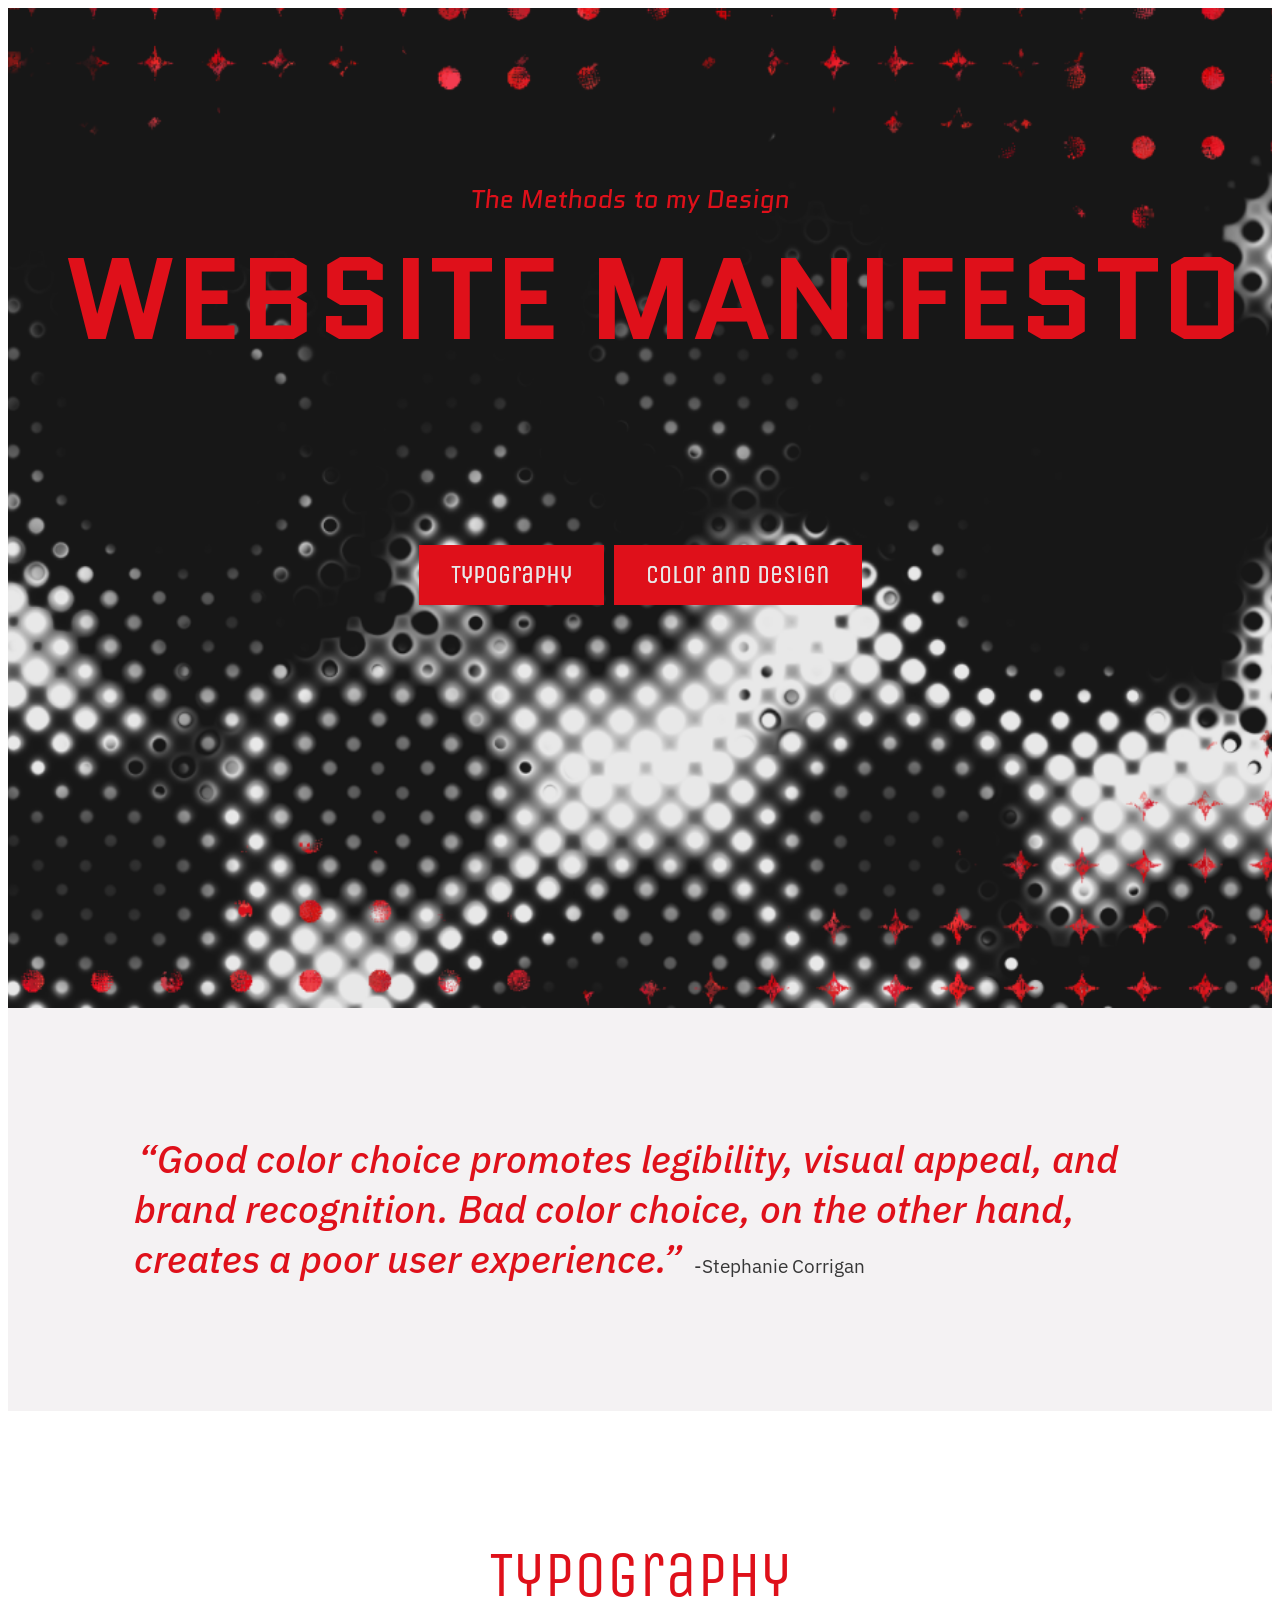
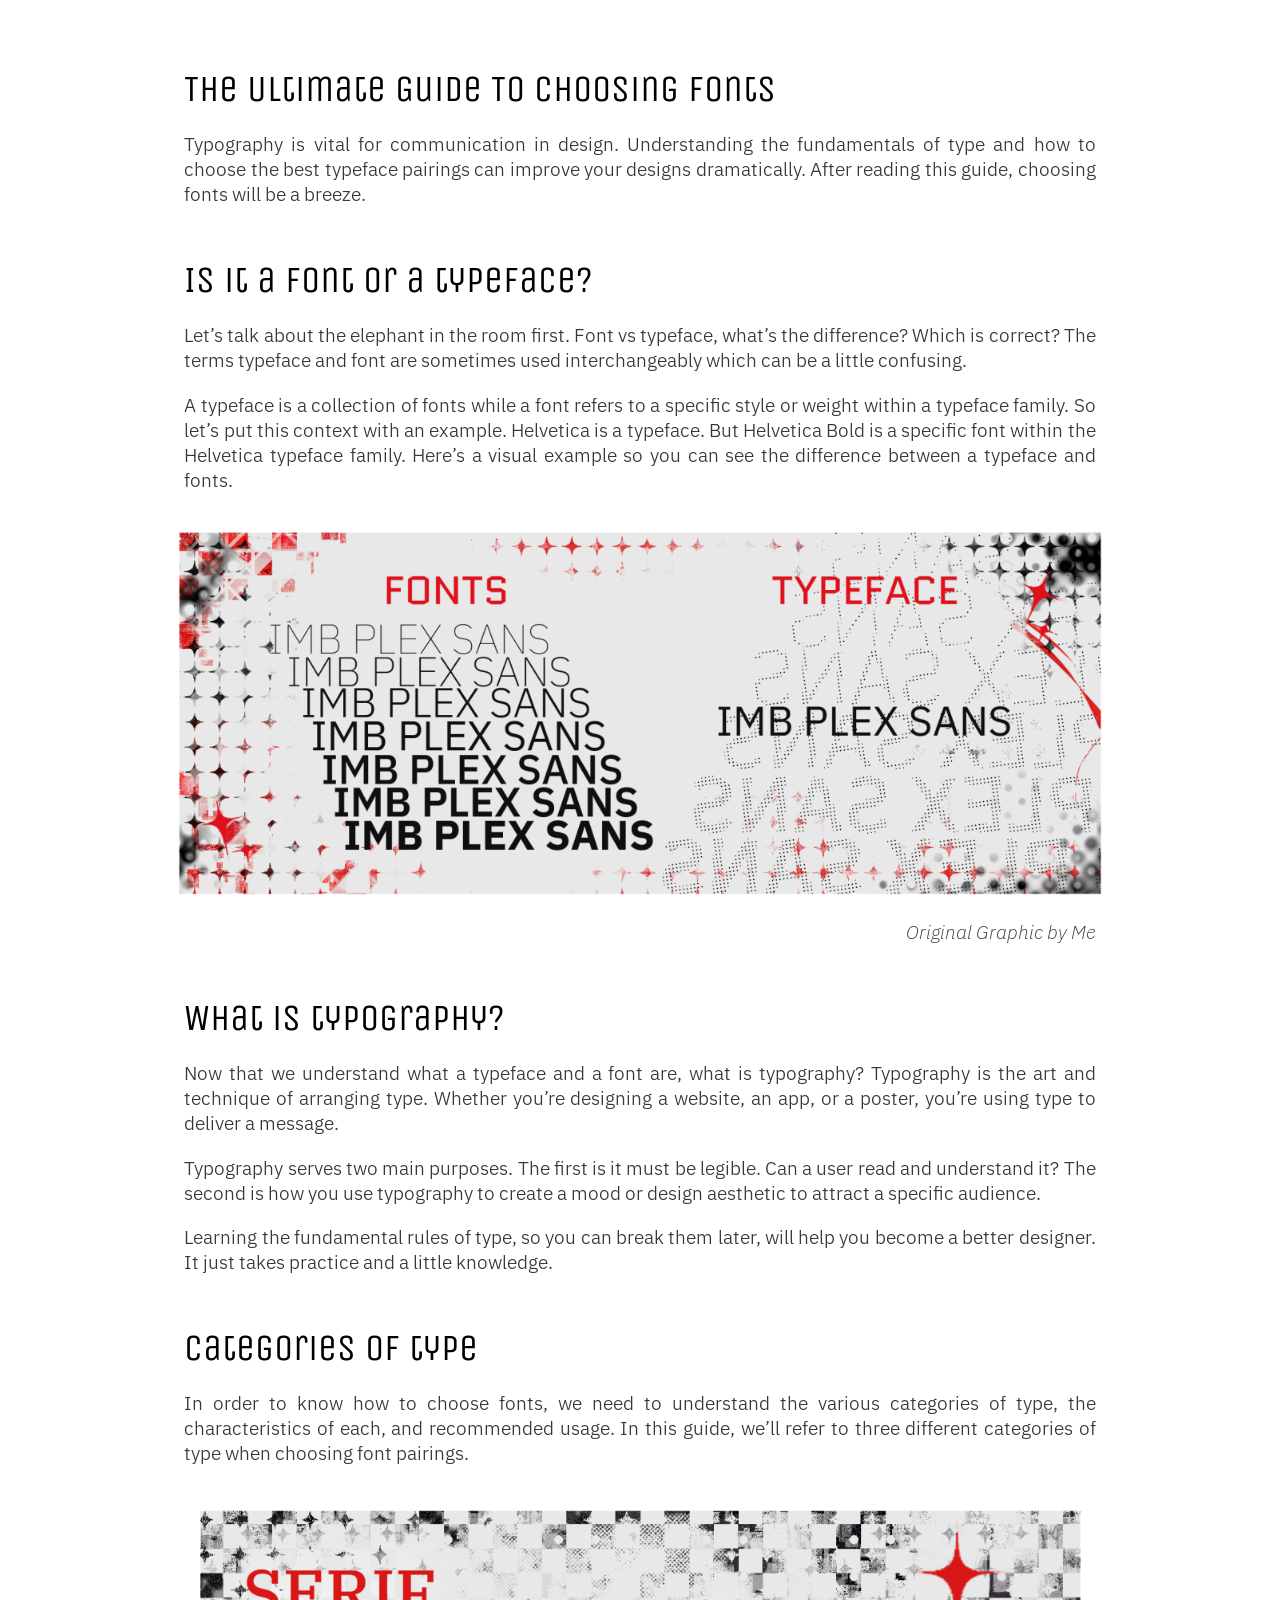
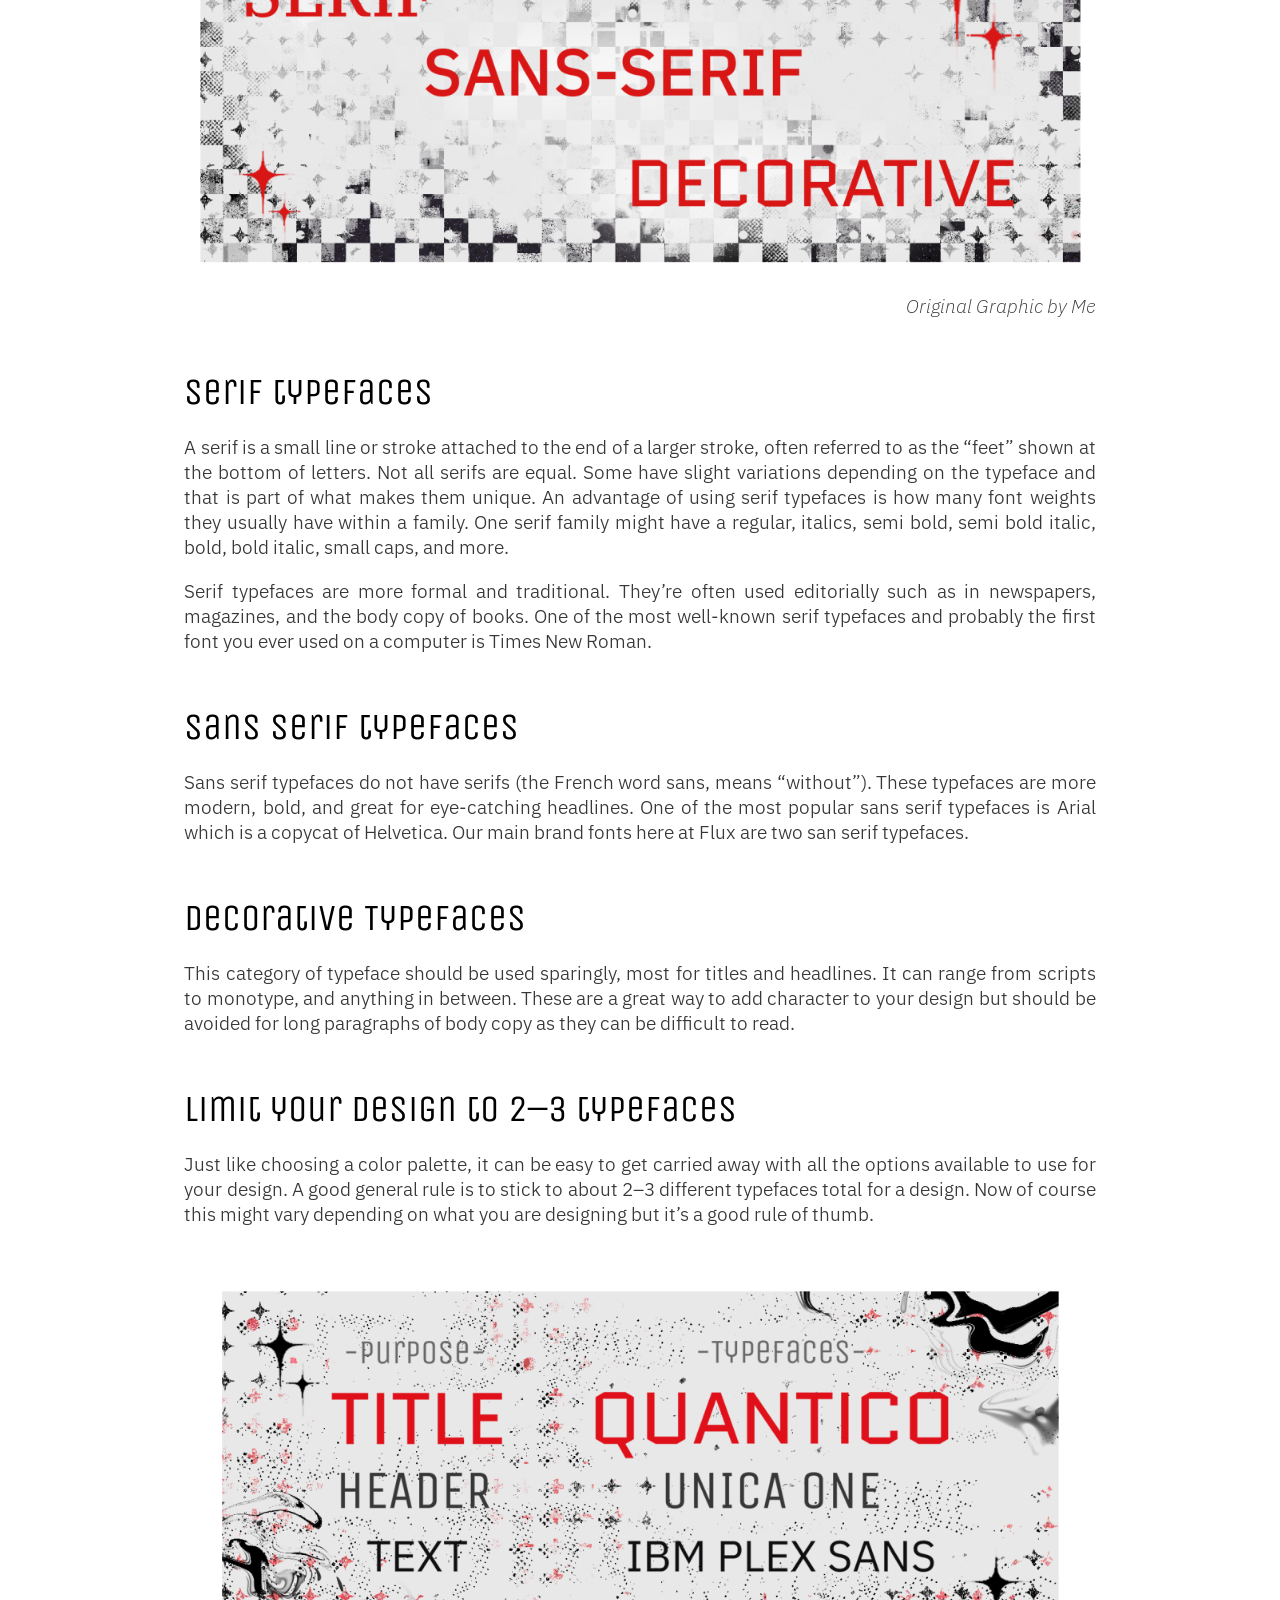
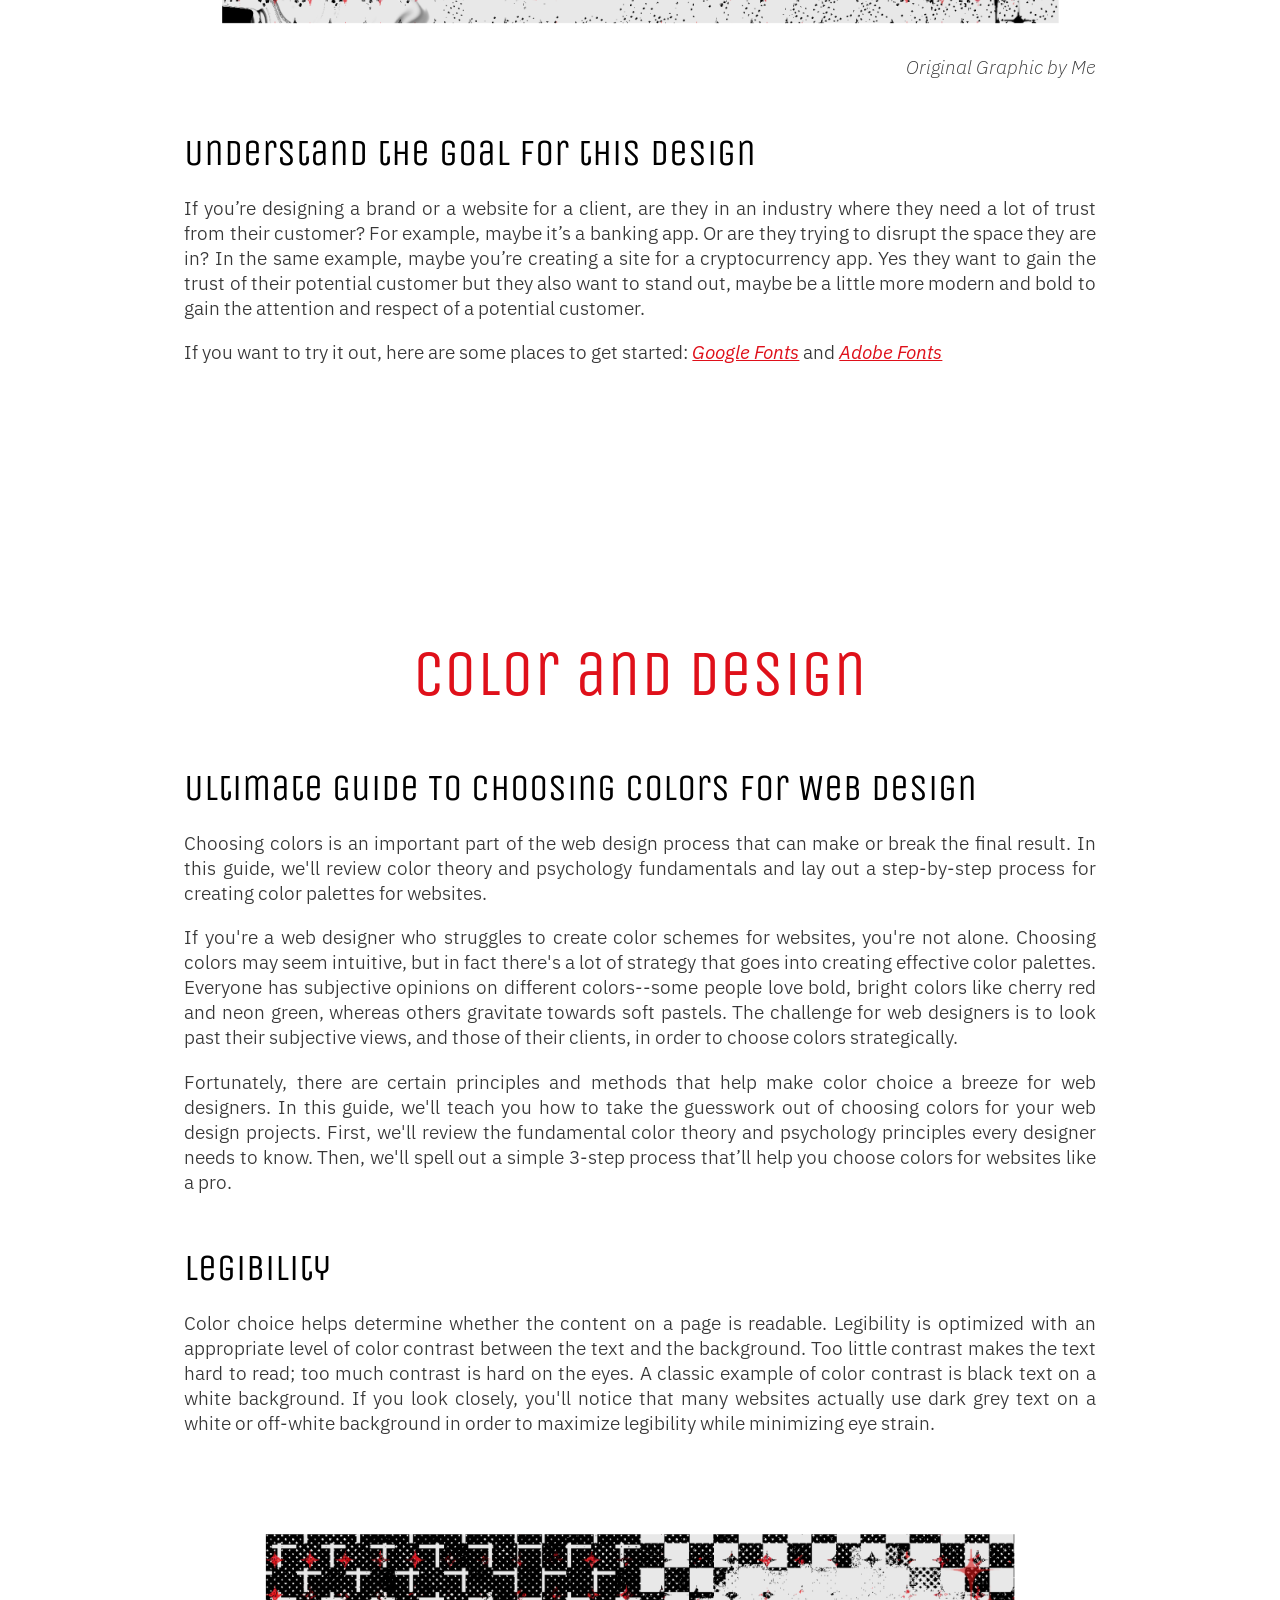
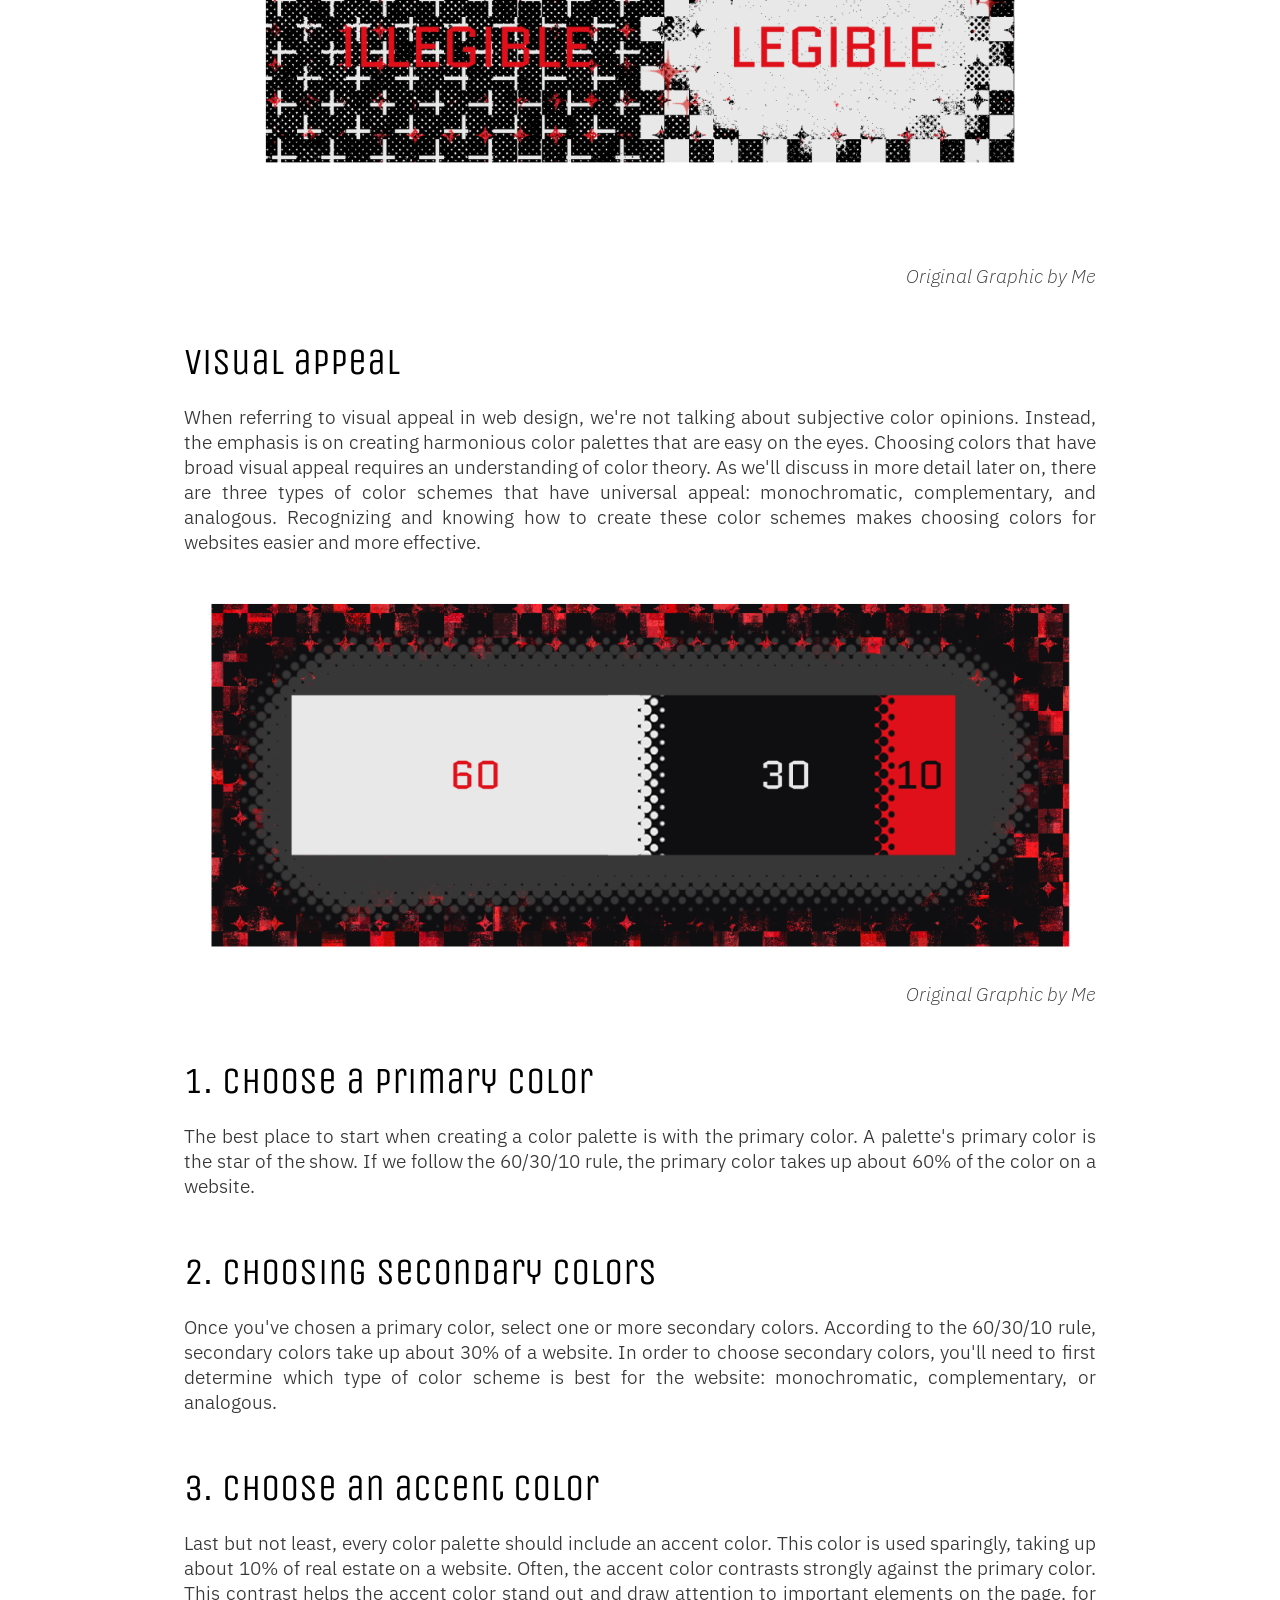
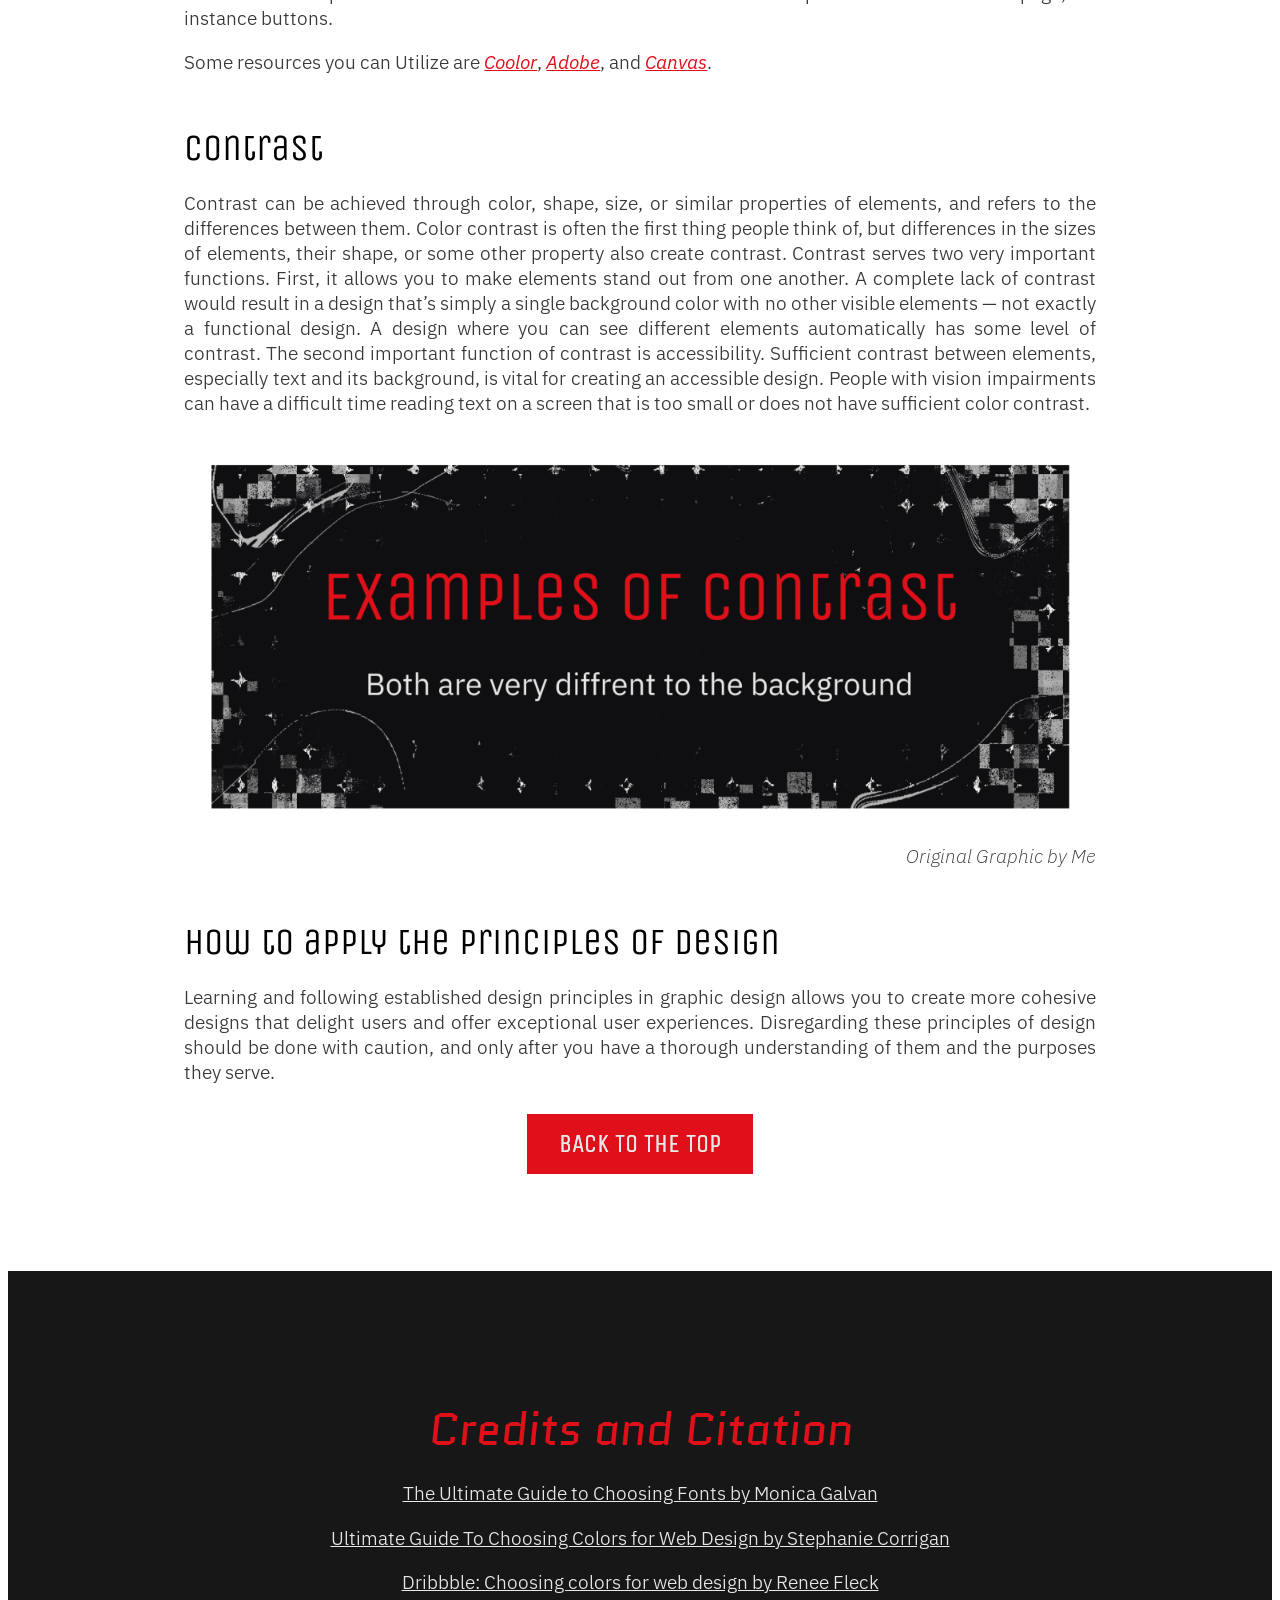
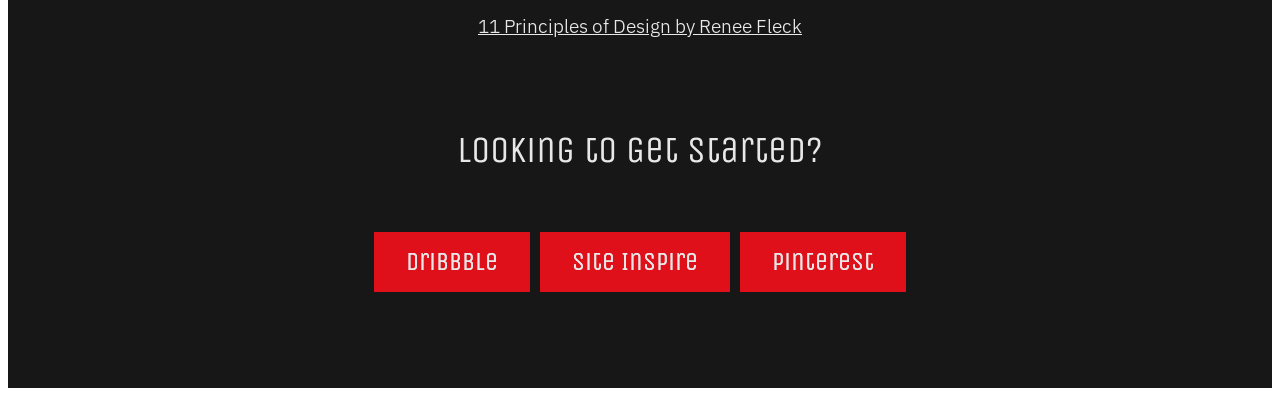
<file: Index.html>
<!doctype html>
<html>
<head>
<meta charset="utf-8">
<title>WebsiteManifesto</title>
<link href="CSSMANIFESTO.css" rel="stylesheet" type="text/css">
<link rel="preconnect" href="https://fonts.googleapis.com">
<link rel="preconnect" href="https://fonts.gstatic.com" crossorigin>
<link href="https://fonts.googleapis.com/css2?family=IBM+Plex+Sans:ital,wght@0,100..700;1,100..700&family=Quantico:ital,wght@0,400;0,700;1,400;1,700&family=Unica+One&display=swap" rel="stylesheet">
	
	<title>My Website</title>
</head>
<body>
	
	<!--Hero Section-->
<section class="hero">
<section id="heroSection">
	<br><br>
	
	<br><br>
	<br><br>
	<br><br>
	
	<table> <tr style="margin-left: 20px; margin-bottom:-200px; height;10%">
		<td align="center">
		</td>
		<td align="center">
	<h3 >The Methods to my Design</h3>
	<h1 class="forh1" >&nbsp;WEBSITE MANIFESTO</h1>
		</td> 
		<td align="center">
		</td>
		
		</tr>
	</table>

	
<div class="center-box">
	
		
	<a href="#typeSection" 
	   style="text-decoration: none" 
	   rel="noopener noreferrer" class="button">
		Typography</a>
	
		  
		
		 <a href="#colorSection" 
			style="text-decoration: none"
			rel="noopener noreferrer" class="button">
			 Color and Design</a>
	
</div>
	
	<br><br>
	<br><br>
	<br><br>

</section>
</section>
	
	
	<section class="quote">
	<section id="quoteSection">
	<q>Good color choice promotes legibility, visual appeal, and brand recognition. Bad color choice, on the other hand, creates a poor user experience.</q>
		
	<p1>-Stephanie Corrigan</p1>
		
	</section>
	</section>
	
	
	<!--Typography Section-->
	<section class="typography">
	<section id="typeSection">
		
	<h2>Typography</h2>
	
		
			<h4>The Ultimate Guide To Choosing Fonts</h4>
		<p>Typography is vital for communication in design. Understanding the fundamentals of type and how to choose the best typeface pairings can improve your designs dramatically. After reading this guide, choosing fonts will be a breeze.</p>
		
		<h4>Is it a font or a typeface?</h4>
		<p>Let’s talk about the elephant in the room first. Font vs typeface, what’s the difference? Which is correct? The terms typeface and font are sometimes used interchangeably which can be a little confusing.</p>

<p>A typeface is a collection of fonts while a font refers to a specific style or weight within a typeface family. So let’s put this context with an example. Helvetica is a typeface. But Helvetica Bold is a specific font within the Helvetica typeface family. Here’s a visual example so you can see the difference between a typeface and fonts.
</p>
		
						<img src="IMG/fontsvtype.png" alt="image showing difference in legibility" width="100%"/><figcaption>Original Graphic by Me</figcaption>

		
		<h4>What is typography?</h4>
		<p>Now that we understand what a typeface and a font are, what is typography? Typography is the art and technique of arranging type. Whether you’re designing a website, an app, or a poster, you’re using type to deliver a message.</p>

<p>Typography serves two main purposes. The first is it must be legible. Can a user read and understand it? The second is how you use typography to create a mood or design aesthetic to attract a specific audience.</p>

<p>Learning the fundamental rules of type, so you can break them later, will help you become a better designer. It just takes practice and a little knowledge.
</p>
		
		<h4>Categories of type
</h4>
		<p>In order to know how to choose fonts, we need to understand the various categories of type, the characteristics of each, and recommended usage. In this guide, we’ll refer to three different categories of type when choosing font pairings.

</p>
		<img src="IMG/difftype.png" alt="image showing difference types of font; Serif, Sans-serif, and Decorative " width="100%"/><figcaption>Original Graphic by Me</figcaption>
		
		<h4>Serif typefaces
</h4>
		<p>A serif is a small line or stroke attached to the end of a larger stroke, often referred to as the “feet” shown at the bottom of letters. Not all serifs are equal. Some have slight variations depending on the typeface and that is part of what makes them unique. An advantage of using serif typefaces is how many font weights they usually have within a family. One serif family might have a regular, italics, semi bold, semi bold italic, bold, bold italic, small caps, and more.

</p>
		<p>Serif typefaces are more formal and traditional. They’re often used editorially such as in newspapers, magazines, and the body copy of books. One of the most well-known serif typefaces and probably the first font you ever used on a computer is Times New Roman.

</p>
		<h4>Sans serif typefaces
</h4>
		<p>Sans serif typefaces do not have serifs (the French word sans, means “without”). These typefaces are more modern, bold, and great for eye-catching headlines. One of the most popular sans serif typefaces is Arial which is a copycat of Helvetica. Our main brand fonts here at Flux are two san serif typefaces.

</p>
		<h4>Decorative Typefaces
</h4>
		<p>This category of typeface should be used sparingly, most for titles and headlines. It can range from scripts to monotype, and anything in between. These are a great way to add character to your design but should be avoided for long paragraphs of body copy as they can be difficult to read.

</p>

		<h4>Limit your design to 2–3 typefaces
</h4>
		<p>Just like choosing a color palette, it can be easy to get carried away with all the options available to use for your design. A good general rule is to stick to about 2–3 different typefaces total for a design. Now of course this might vary depending on what you are designing but it’s a good rule of thumb.
		
</p>
	<img src="IMG/purpose.png" alt="image showing font pairing (Title-Quantico, Header-Unica One, Text-IBM PLEX SANS) " width="100%"/><figcaption>Original Graphic by Me</figcaption>
	
		<h4>Understand the goal for this design

</h4>
		<p>If you’re designing a brand or a website for a client, are they in an industry where they need a lot of trust from their customer? For example, maybe it’s a banking app. Or are they trying to disrupt the space they are in? In the same example, maybe you’re creating a site for a cryptocurrency app. Yes they want to gain the trust of their potential customer but they also want to stand out, maybe be a little more modern and bold to gain the attention and respect of a potential customer.</p>
		
		<p>If you want to try it out, here are some places to get started: <a href="https://fonts.google.com/" target="_blank" class="special-link" >Google Fonts</a> and <a href="https://fonts.adobe.com/"  target="_blank" class="special-link" >Adobe Fonts</a> </p>

	</section>
		</section>
		<!--Typography Section-->
	<section class="colordesign">
	<section id="colorSection">
		
	<h2>Color and Design</h2>
		<h4>Ultimate Guide To Choosing Colors for Web Design</h4>
		
			<p>Choosing colors is an important part of the web design process that can make or break the final result. In this guide, we'll review color theory and psychology fundamentals and lay out a step-by-step process for creating color palettes for websites.</p>
		
			<p>If you're a web designer who struggles to create color schemes for websites, you're not alone. Choosing colors may seem intuitive, but in fact there's a lot of strategy that goes into creating effective color palettes. Everyone has subjective opinions on different colors--some people love bold, bright colors like cherry red and neon green, whereas others gravitate towards soft pastels. The challenge for web designers is to look past their subjective views, and those of their clients, in order to choose colors strategically.</p>
		
			<p>Fortunately, there are certain principles and methods that help make color choice a breeze for web designers. In this guide, we'll teach you how to take the guesswork out of choosing colors for your web design projects. First, we'll review the fundamental color theory and psychology principles every designer needs to know. Then, we'll spell out a simple 3-step process that’ll help you choose colors for websites like a pro.</p>
				
		
		<h4>Legibility</h4>
		
			<p>Color choice helps determine whether the content on a page is readable. Legibility is optimized with an appropriate level of color contrast between the text and the background. Too little contrast makes the text hard to read; too much contrast is hard on the eyes. A classic example of color contrast is black text on a white background. If you look closely, you'll notice that many websites actually use dark grey text on a white or off-white background in order to maximize legibility while minimizing eye strain.</p>
		
				<img src="IMG/legibility.png" alt="image showing difference in legibility" width="100%"/><figcaption>Original Graphic by Me</figcaption>
	
		
		<h4>Visual appeal</h4>
		
			<p>When referring to visual appeal in web design, we're not talking about subjective color opinions. Instead, the emphasis is on creating harmonious color palettes that are easy on the eyes. Choosing colors that have broad visual appeal requires an understanding of color theory. As we'll discuss in more detail later on, there are three types of color schemes that have universal appeal: monochromatic, complementary, and analogous. Recognizing and knowing how to create these color schemes makes choosing colors for websites easier and more effective.</p>
		
		<img src="IMG/603010.png" alt="image showing an example of the 60-30-10 rule" width="100%"/><figcaption>Original Graphic by Me</figcaption>

		<h4>1. Choose a primary color</h4>
		<p>The best place to start when creating a color palette is with the primary color. A palette's primary color is the star of the show. If we follow the 60/30/10 rule, the primary color takes up about 60% of the color on a website.
</p>
		
		
		
		<h4>2. Choosing secondary colors
</h4>
		<p>Once you've chosen a primary color, select one or more secondary colors. According to the 60/30/10 rule, secondary colors take up about 30% of a website. In order to choose secondary colors, you'll need to first determine which type of color scheme is best for the website: monochromatic, complementary, or analogous.
</p>

		
		<h4>3. Choose an accent color
</h4>
		<p>Last but not least, every color palette should include an accent color. This color is used sparingly, taking up about 10% of real estate on a website. Often, the accent color contrasts strongly against the primary color. This contrast helps the accent color stand out and draw attention to important elements on the page, for instance buttons.
</p>
		
		<p>Some resources you can Utilize are <a href="https://coolors.co/" target="_blank" class="special-link" >Coolor</a>, <a href="https://color.adobe.com/"  target="_blank" class="special-link" >Adobe</a>, and <a href="https://www.canva.com/colors/color-palette-generator/" target="_blank" class="special-link" >Canvas</a>. </p>
		
		
		<h4>Contrast
		
</h4>
		
		
		<p>Contrast can be achieved through color, shape, size, or similar properties of elements, and refers to the differences between them. Color contrast is often the first thing people think of, but differences in the sizes of elements, their shape, or some other property also create contrast.

Contrast serves two very important functions. First, it allows you to make elements stand out from one another. A complete lack of contrast would result in a design that’s simply a single background color with no other visible elements — not exactly a functional design. A design where you can see different elements automatically has some level of contrast.

The second important function of contrast is accessibility. Sufficient contrast between elements, especially text and its background, is vital for creating an accessible design. People with vision impairments can have a difficult time reading text on a screen that is too small or does not have sufficient color contrast.</p>
		<img src="IMG/contrast.png" alt="image showing an example of contrast between text and background" width="100%"/><figcaption>Original Graphic by Me</figcaption>
		
		<h4>How to apply the principles of design</h4>
		
<p>Learning and following established design principles in graphic design allows you to create more cohesive designs that delight users and offer exceptional user experiences.

Disregarding these principles of design should be done with caution, and only after you have a thorough understanding of them and the purposes they serve.</p>

		<div class="center-box">

			
	<a href="#heroSection" style="text-decoration: none" class="button" >BACK TO THE TOP</a>
	
		
		</div>
		
		</section>
	</section>
	
	<section class="footer">
	<footer>
		<fh3>Credits and Citation</fh3>
		
		
  		<p style="text-align:center"> <a href="https://www.flux-academy.com/blog/the-ultimate-guide-to-choosing-fonts" target="_blank">The Ultimate Guide to Choosing Fonts by Monica Galvan</a>  </p>
		
  		<p style="text-align:center">	<a href="https://www.flux-academy.com/blog/ultimate-guide-to-choosing-colors-for-web-design" target="_blank">Ultimate Guide To Choosing Colors for Web Design by Stephanie Corrigan</a> </p>
			
 		<p style="text-align:center">	<a href="https://dribbble.com/stories/2018/12/19/choosing-colors-for-web-design-a-practical-ui-color-application-guide" target="_blank">Dribbble: Choosing colors for web design by Renee Fleck</a> </p>
				
		<p style="text-align:center">	<a href="https://dribbble.com/resources/education/principles-of-design" target="_blank">11 Principles of Design by Renee Fleck</a> </p>
		
	
		
		<h6>Looking to Get Started?</h6>
		
		
	<div class="center-box">
	
		 <a href="https://dribbble.com/tags/web-design" target="_blank" style="text-decoration: none" rel="noopener noreferrer" class="button2">Dribbble</a>
	
	
	
		 <a href="https://www.siteinspire.com" target="_blank" style="text-decoration: none" rel="noopener noreferrer" class="button2">Site Inspire</a>
	
	
	
		 <a href="https://www.pinterest.com" target="_blank" style="text-decoration: none" rel="noopener noreferrer" class="button2">Pinterest</a>
	
		</div>
	

	</footer>
	</section>
	
</body>
</html>
</file>
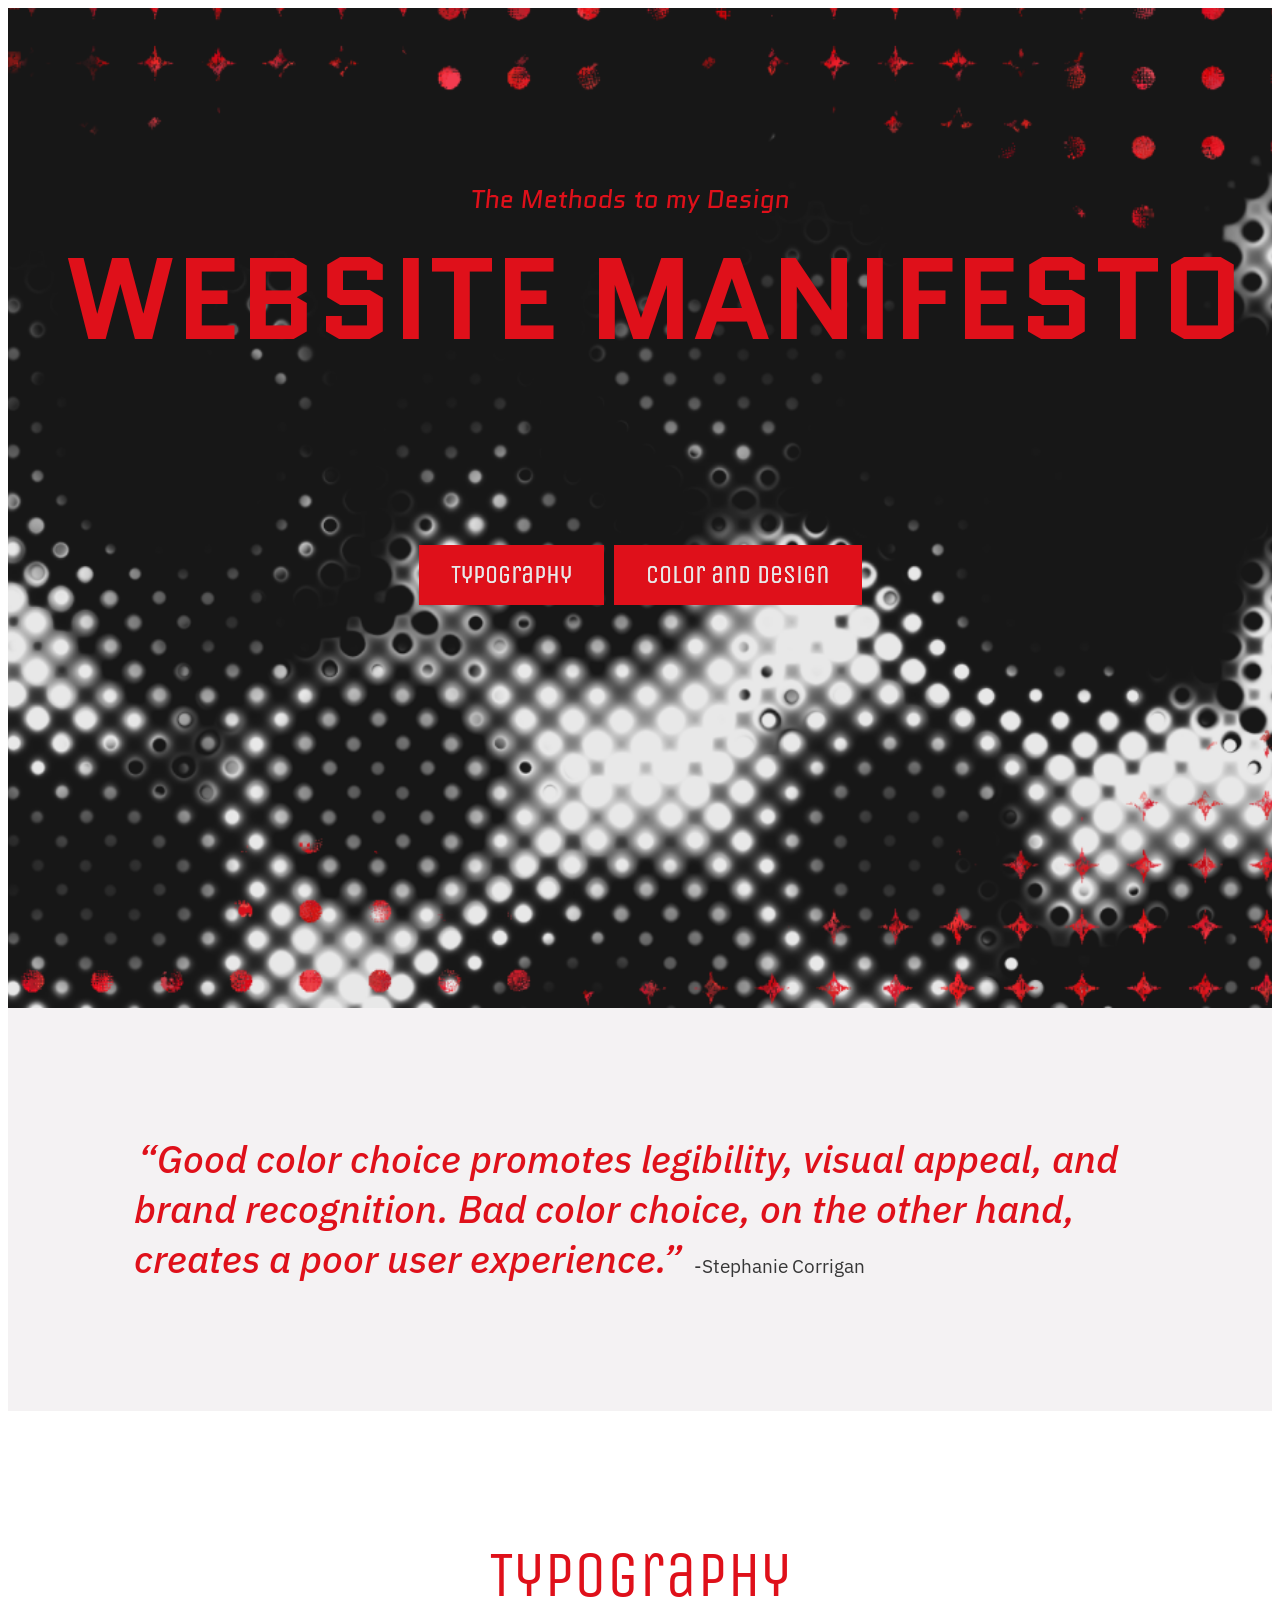
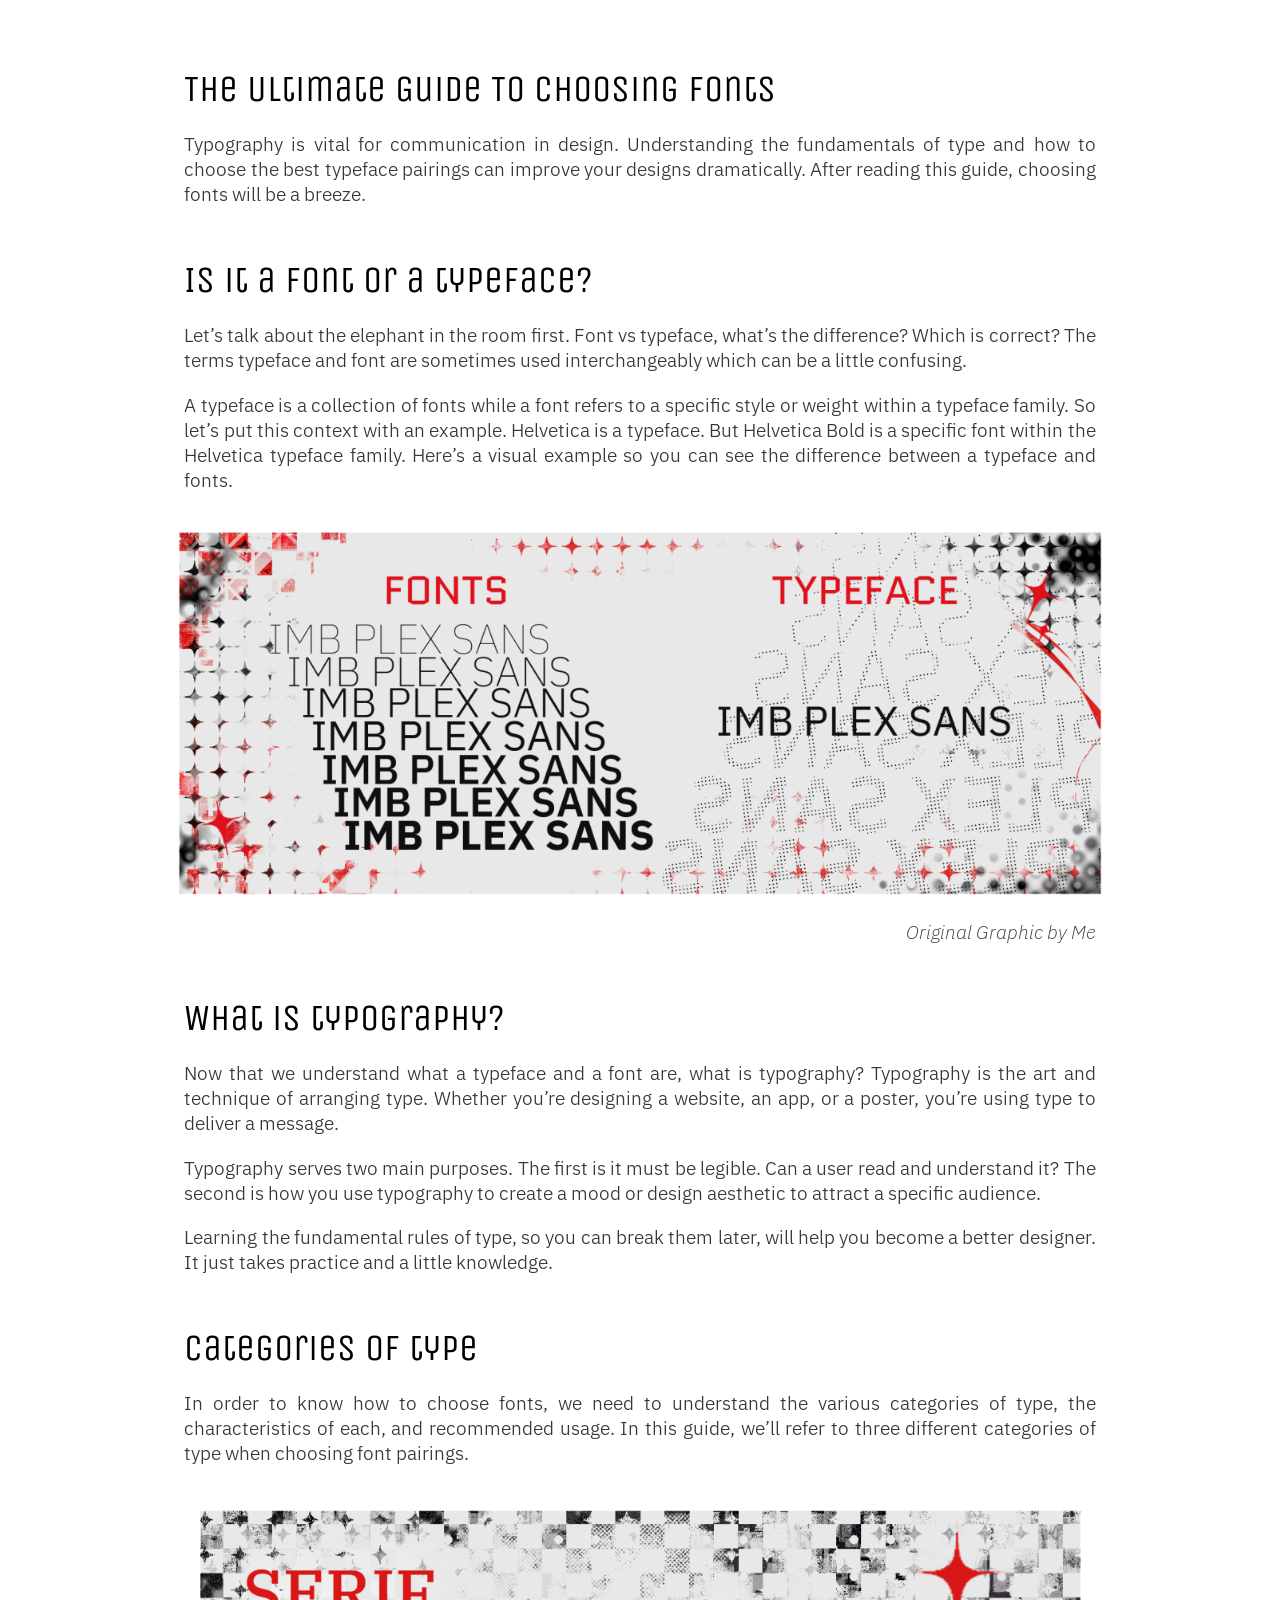
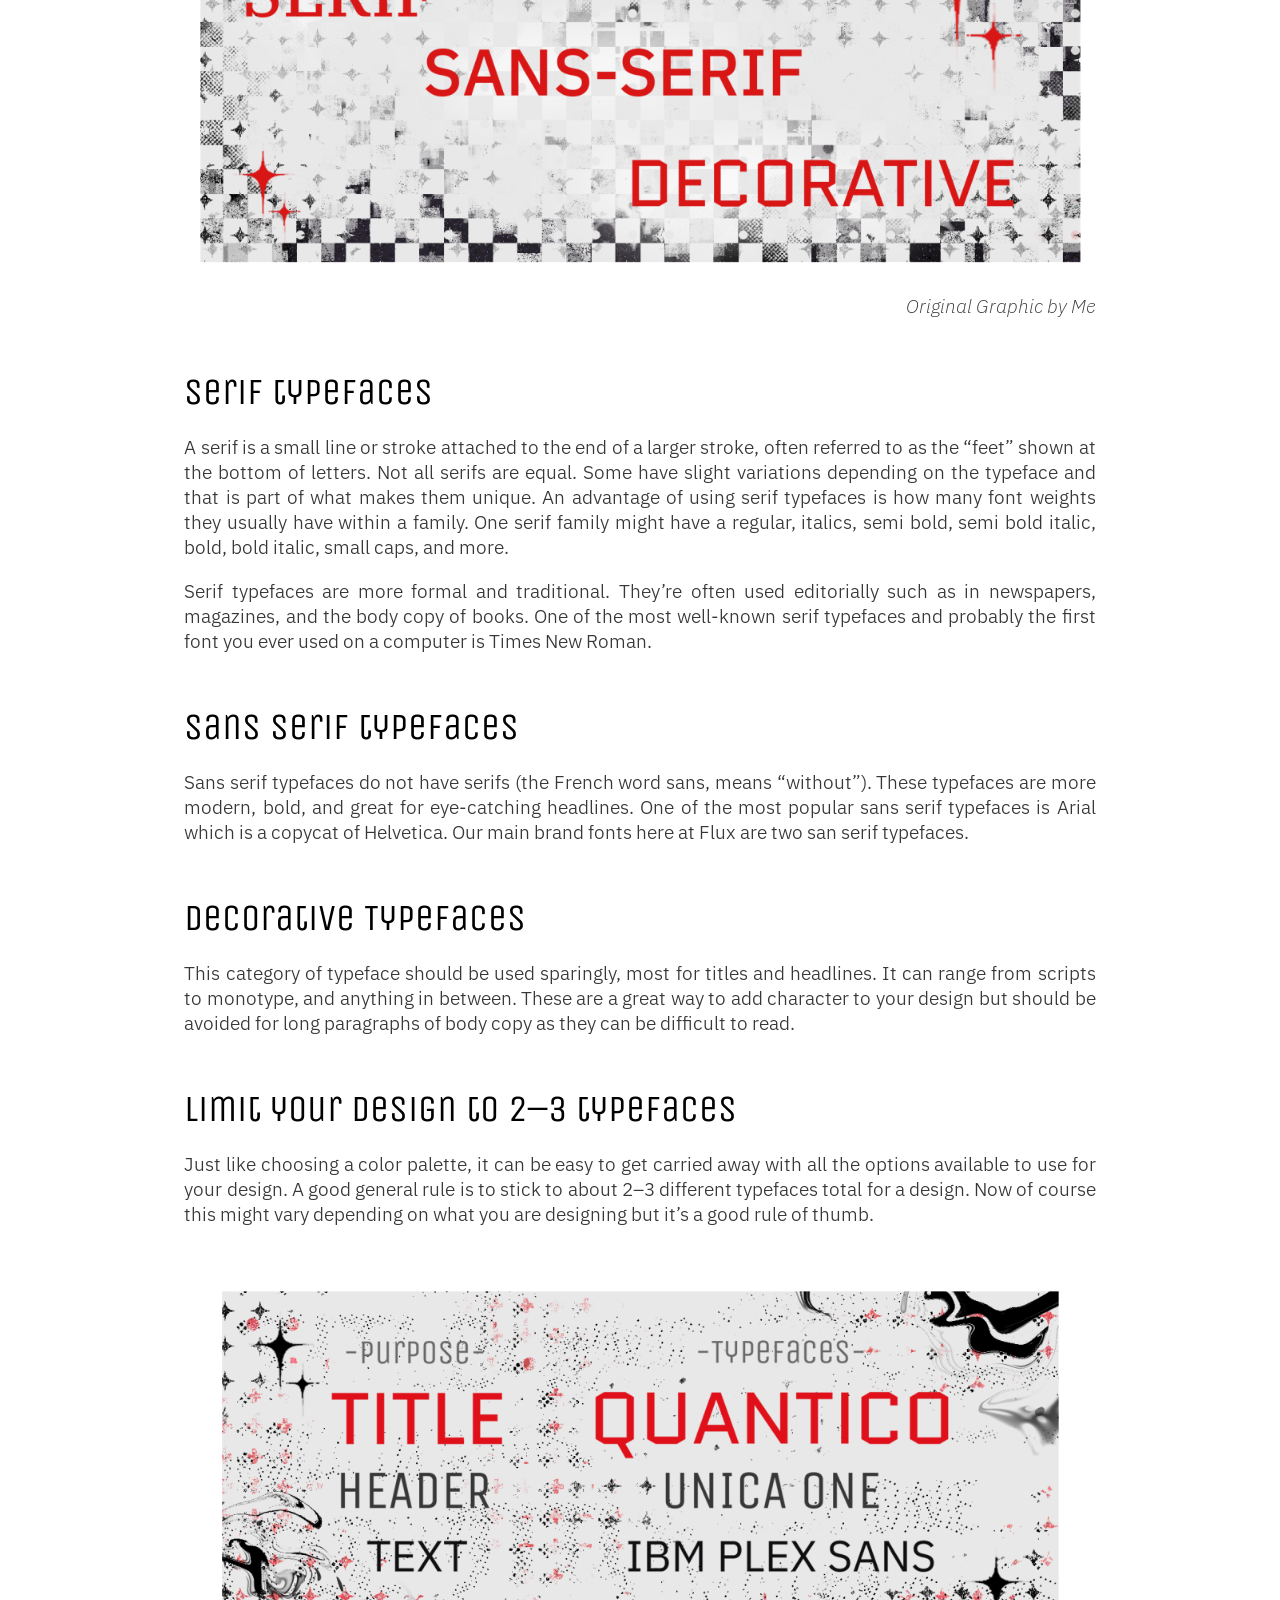
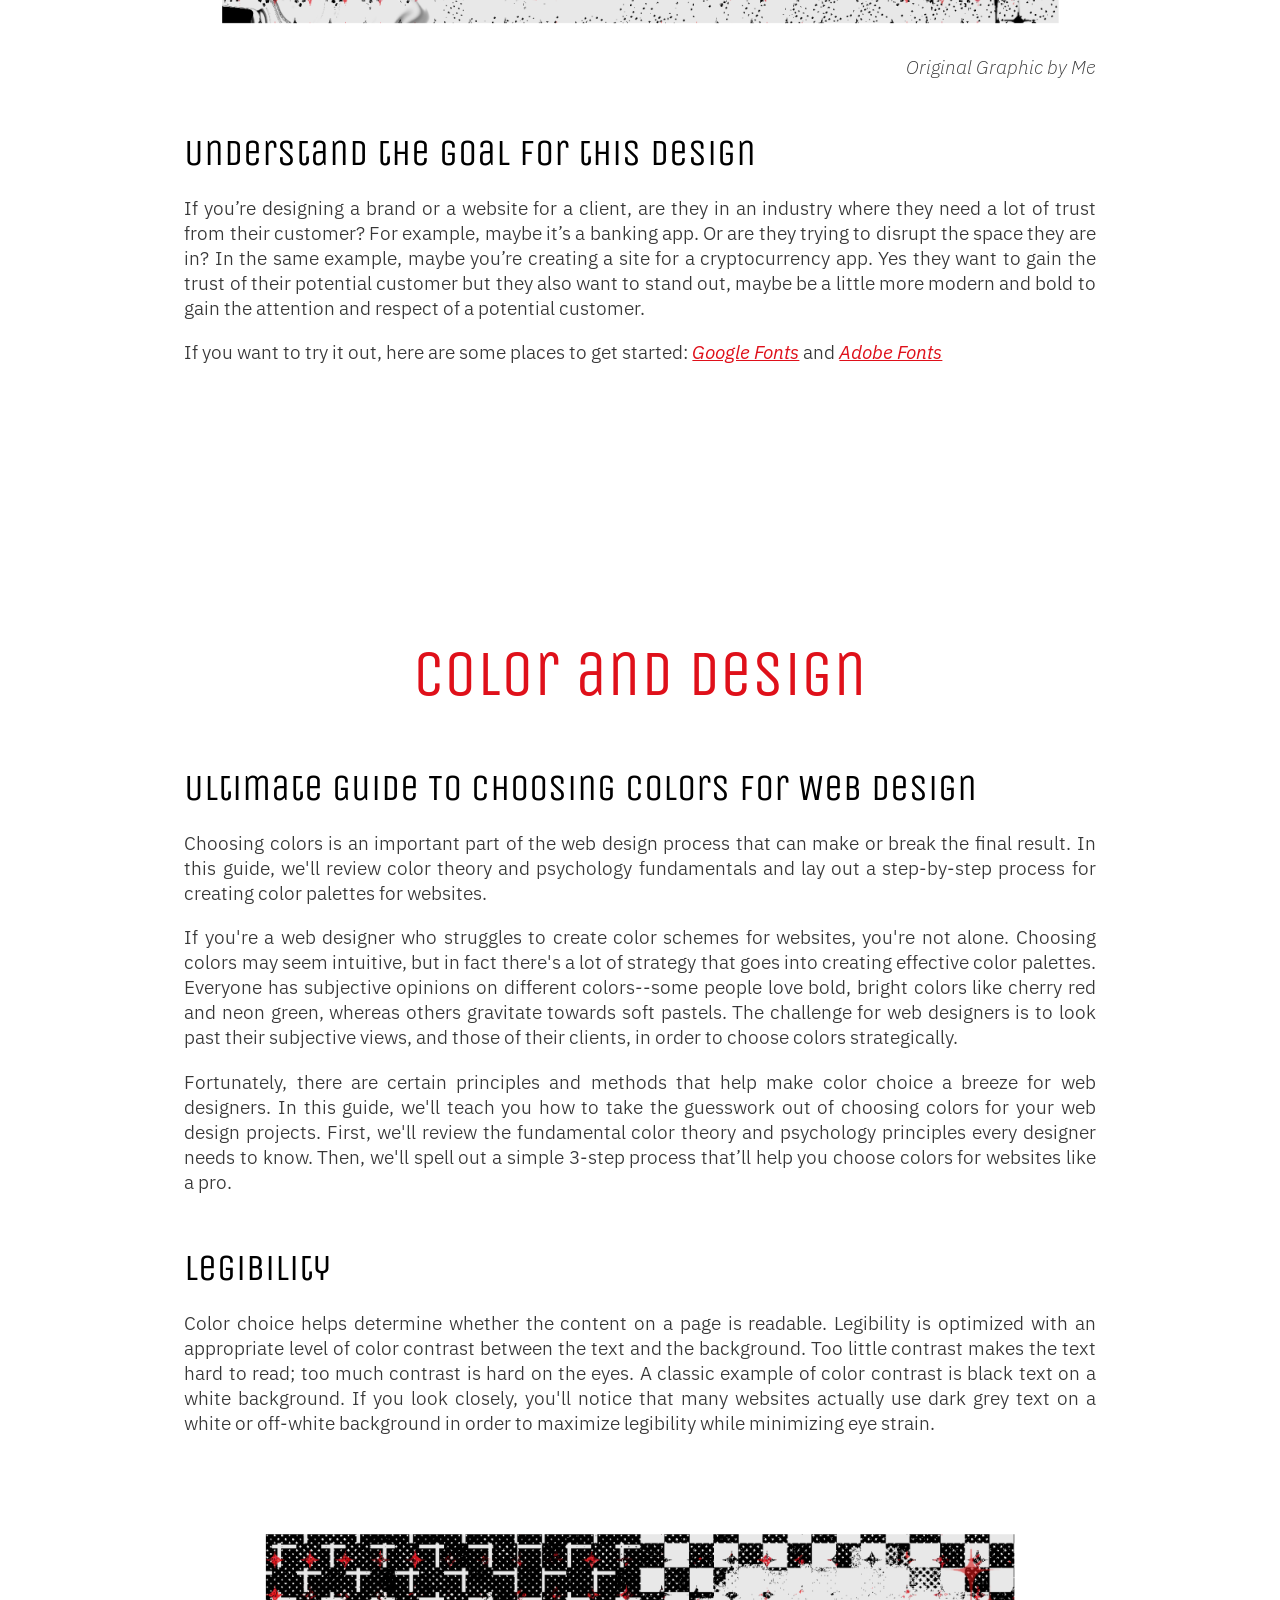
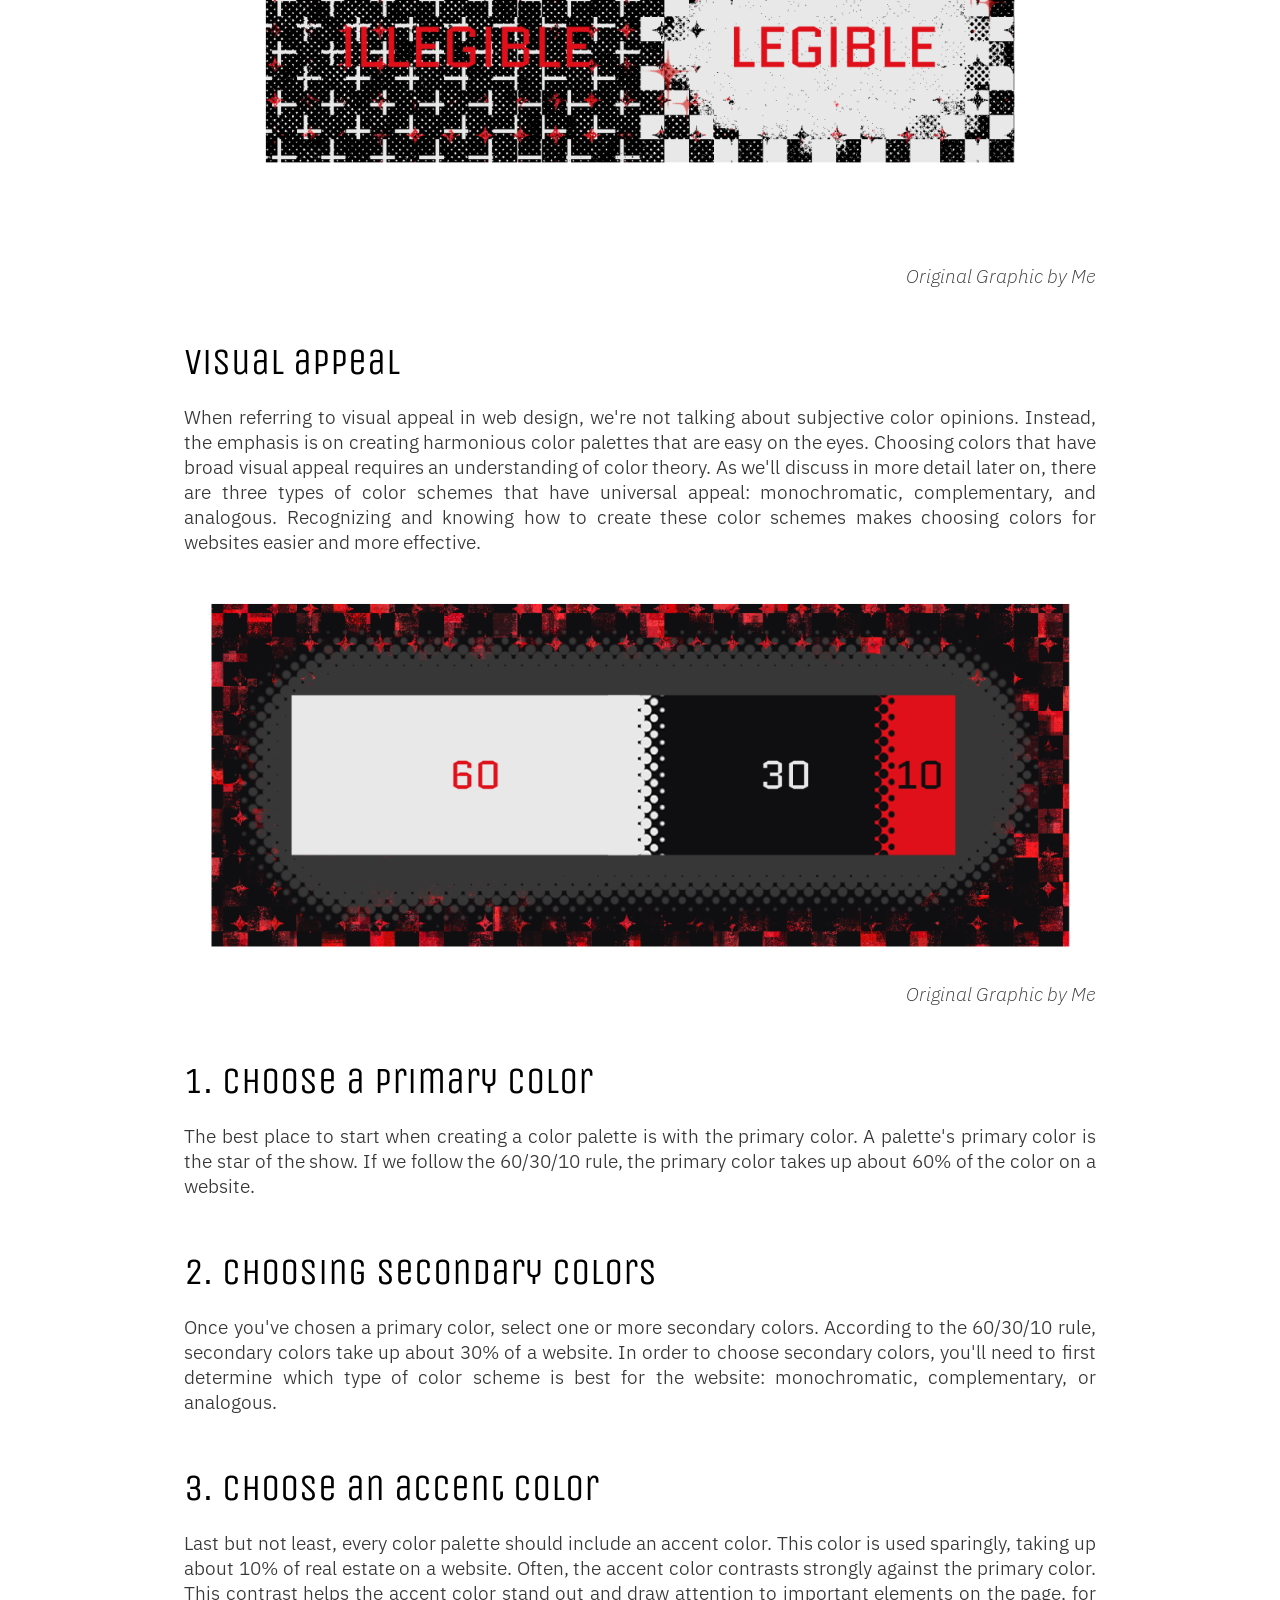
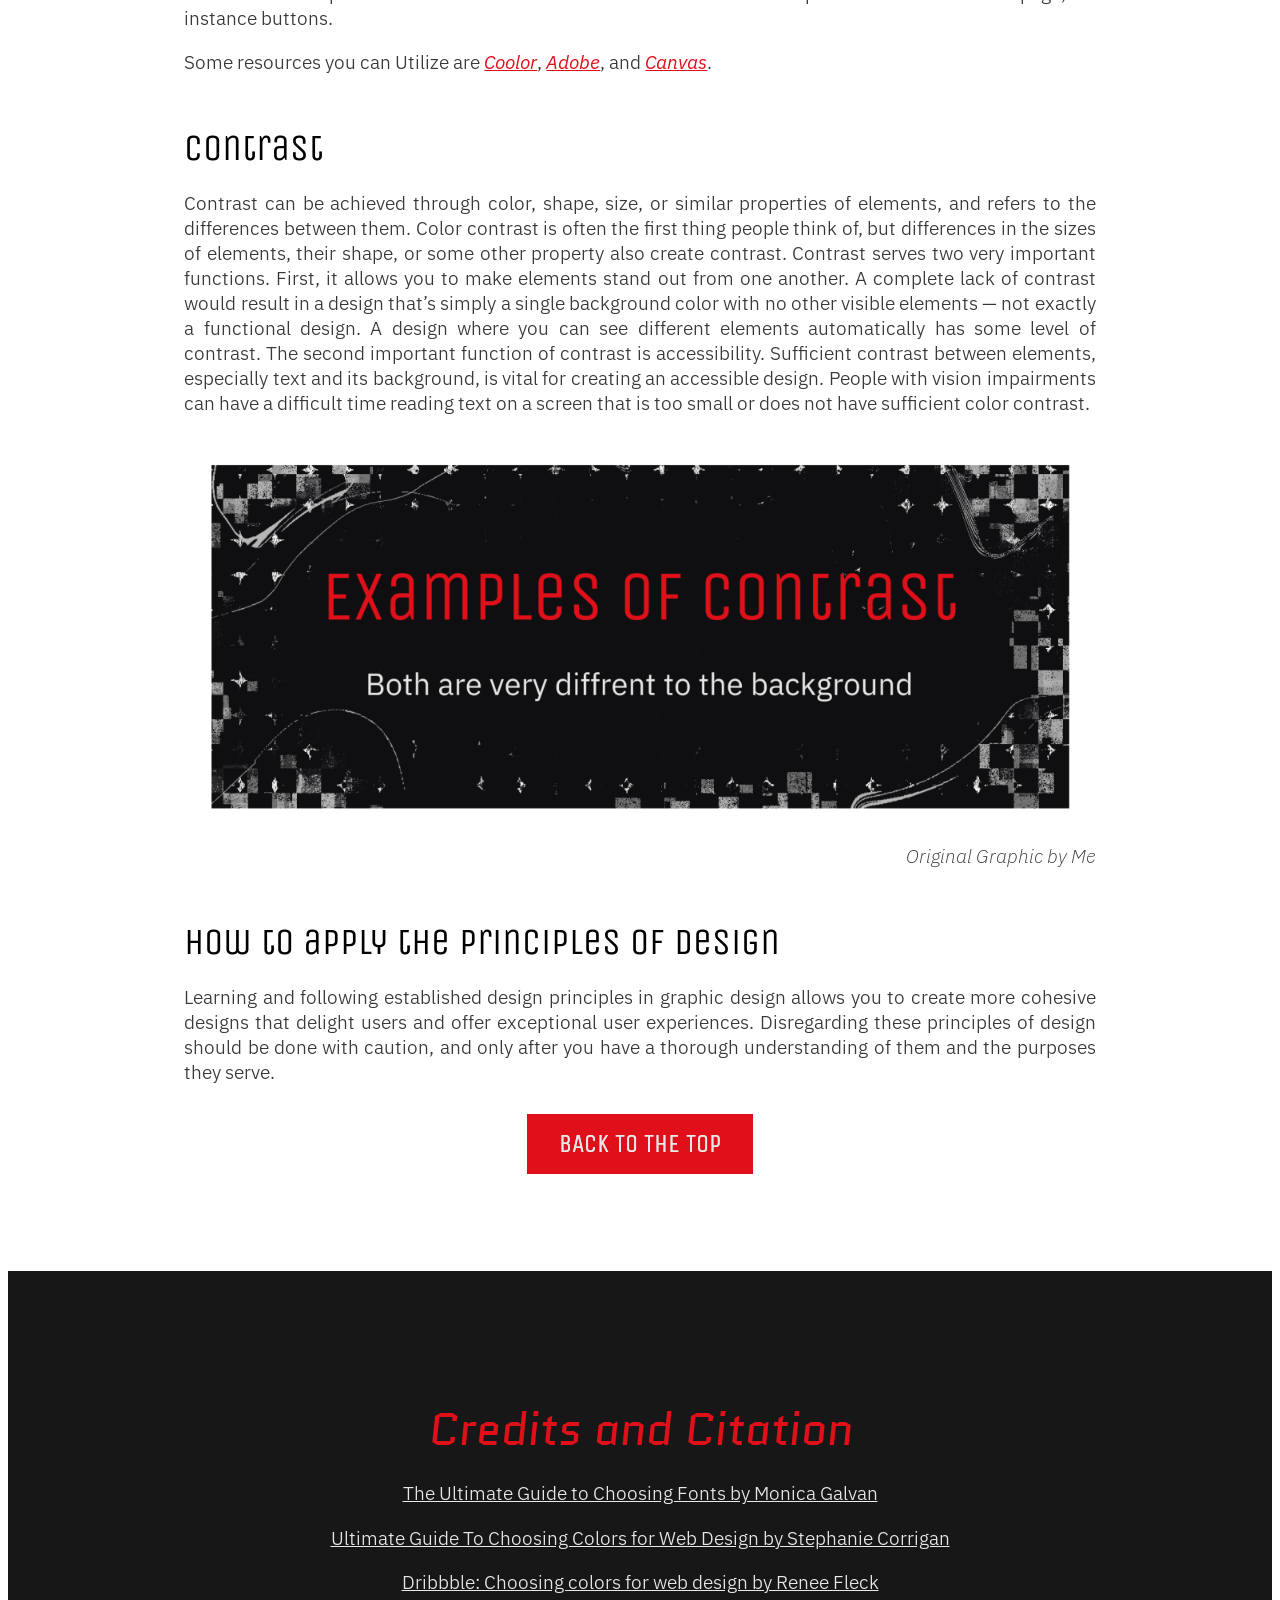
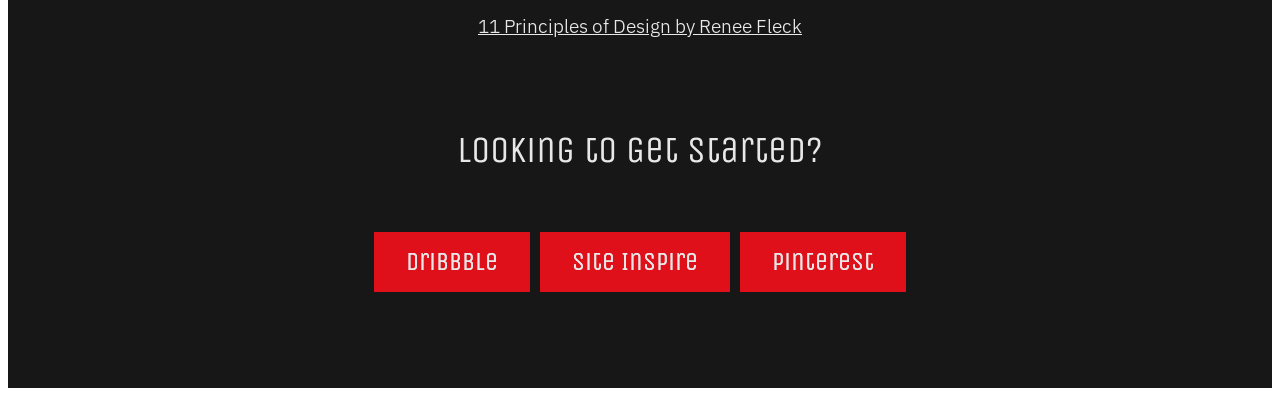
<file: index.html>
<!doctype html>
<html>
<head>
<meta charset="utf-8">
<title>WebsiteManifesto</title>
<link href="./CSSMANIFESTO.css" rel="stylesheet" type="text/css">
<link rel="preconnect" href="https://fonts.googleapis.com">
<link rel="preconnect" href="https://fonts.gstatic.com" crossorigin>
<link href="https://fonts.googleapis.com/css2?family=IBM+Plex+Sans:ital,wght@0,100..700;1,100..700&family=Quantico:ital,wght@0,400;0,700;1,400;1,700&family=Unica+One&display=swap" rel="stylesheet">
	
	<title>My Website</title>
</head>
<body>
	
	
	<!--Hero Section-->
<section class="hero">
<section id="heroSection">
	<br><br>
	
	<br><br>
	<br><br>
	<br><br>
	
	<table> <tr style="margin-left: 20px; margin-bottom:-200px; height:10%">
		<td align="center">
		</td>
		<td align="center">
	<h3 >The Methods to my Design</h3>
	<h1 class="forh1" >&nbsp;WEBSITE MANIFESTO</h1>
		</td> 
		<td align="center">
		</td>
		
		</tr>
	</table>

	
<div class="center-box">
	
		
	<a href="#typeSection" 
	   style="text-decoration: none" 
	   rel="noopener noreferrer" class="button">
		Typography</a>
	
		  
		
		 <a href="#colorSection" 
			style="text-decoration: none"
			rel="noopener noreferrer" class="button">
			 Color and Design</a>
	
</div>
	
	<br><br>
	<br><br>
	<br><br>

</section>
</section>
	
	
	<section class="quote">
	<section id="quoteSection">
	<q>Good color choice promotes legibility, visual appeal, and brand recognition. Bad color choice, on the other hand, creates a poor user experience.</q>
		
	<p1>-Stephanie Corrigan</p1>
		
	</section>
	</section>
	
	
	<!--Typography Section-->
	<section class="typography">
	<section id="typeSection">
		
	<h2>Typography</h2>
	
		
			<h4>The Ultimate Guide To Choosing Fonts</h4>
		<p>Typography is vital for communication in design. Understanding the fundamentals of type and how to choose the best typeface pairings can improve your designs dramatically. After reading this guide, choosing fonts will be a breeze.</p>
		
		<h4>Is it a font or a typeface?</h4>
		<p>Let’s talk about the elephant in the room first. Font vs typeface, what’s the difference? Which is correct? The terms typeface and font are sometimes used interchangeably which can be a little confusing.</p>

<p>A typeface is a collection of fonts while a font refers to a specific style or weight within a typeface family. So let’s put this context with an example. Helvetica is a typeface. But Helvetica Bold is a specific font within the Helvetica typeface family. Here’s a visual example so you can see the difference between a typeface and fonts.
</p>
		
						<img src="IMG/fontsvtype.png" alt="image showing difference in legibility" width="100%"/><figcaption>Original Graphic by Me</figcaption>

		
		<h4>What is typography?</h4>
		<p>Now that we understand what a typeface and a font are, what is typography? Typography is the art and technique of arranging type. Whether you’re designing a website, an app, or a poster, you’re using type to deliver a message.</p>

<p>Typography serves two main purposes. The first is it must be legible. Can a user read and understand it? The second is how you use typography to create a mood or design aesthetic to attract a specific audience.</p>

<p>Learning the fundamental rules of type, so you can break them later, will help you become a better designer. It just takes practice and a little knowledge.
</p>
		
		<h4>Categories of type
</h4>
		<p>In order to know how to choose fonts, we need to understand the various categories of type, the characteristics of each, and recommended usage. In this guide, we’ll refer to three different categories of type when choosing font pairings.

</p>
		<img src="IMG/difftype.png" alt="image showing difference types of font; Serif, Sans-serif, and Decorative " width="100%"/><figcaption>Original Graphic by Me</figcaption>
		
		<h4>Serif typefaces
</h4>
		<p>A serif is a small line or stroke attached to the end of a larger stroke, often referred to as the “feet” shown at the bottom of letters. Not all serifs are equal. Some have slight variations depending on the typeface and that is part of what makes them unique. An advantage of using serif typefaces is how many font weights they usually have within a family. One serif family might have a regular, italics, semi bold, semi bold italic, bold, bold italic, small caps, and more.

</p>
		<p>Serif typefaces are more formal and traditional. They’re often used editorially such as in newspapers, magazines, and the body copy of books. One of the most well-known serif typefaces and probably the first font you ever used on a computer is Times New Roman.

</p>
		<h4>Sans serif typefaces
</h4>
		<p>Sans serif typefaces do not have serifs (the French word sans, means “without”). These typefaces are more modern, bold, and great for eye-catching headlines. One of the most popular sans serif typefaces is Arial which is a copycat of Helvetica. Our main brand fonts here at Flux are two san serif typefaces.

</p>
		<h4>Decorative Typefaces
</h4>
		<p>This category of typeface should be used sparingly, most for titles and headlines. It can range from scripts to monotype, and anything in between. These are a great way to add character to your design but should be avoided for long paragraphs of body copy as they can be difficult to read.

</p>

		<h4>Limit your design to 2–3 typefaces
</h4>
		<p>Just like choosing a color palette, it can be easy to get carried away with all the options available to use for your design. A good general rule is to stick to about 2–3 different typefaces total for a design. Now of course this might vary depending on what you are designing but it’s a good rule of thumb.
		
</p>
	<img src="IMG/purpose.png" alt="image showing font pairing (Title-Quantico, Header-Unica One, Text-IBM PLEX SANS) " width="100%"/><figcaption>Original Graphic by Me</figcaption>
	
		<h4>Understand the goal for this design

</h4>
		<p>If you’re designing a brand or a website for a client, are they in an industry where they need a lot of trust from their customer? For example, maybe it’s a banking app. Or are they trying to disrupt the space they are in? In the same example, maybe you’re creating a site for a cryptocurrency app. Yes they want to gain the trust of their potential customer but they also want to stand out, maybe be a little more modern and bold to gain the attention and respect of a potential customer.</p>
		
		<p>If you want to try it out, here are some places to get started: <a href="https://fonts.google.com/" target="_blank" class="special-link" >Google Fonts</a> and <a href="https://fonts.adobe.com/"  target="_blank" class="special-link" >Adobe Fonts</a> </p>

	</section>
		</section>
		<!--Typography Section-->
	<section class="colordesign">
	<section id="colorSection">
		
	<h2>Color and Design</h2>
		<h4>Ultimate Guide To Choosing Colors for Web Design</h4>
		
			<p>Choosing colors is an important part of the web design process that can make or break the final result. In this guide, we'll review color theory and psychology fundamentals and lay out a step-by-step process for creating color palettes for websites.</p>
		
			<p>If you're a web designer who struggles to create color schemes for websites, you're not alone. Choosing colors may seem intuitive, but in fact there's a lot of strategy that goes into creating effective color palettes. Everyone has subjective opinions on different colors--some people love bold, bright colors like cherry red and neon green, whereas others gravitate towards soft pastels. The challenge for web designers is to look past their subjective views, and those of their clients, in order to choose colors strategically.</p>
		
			<p>Fortunately, there are certain principles and methods that help make color choice a breeze for web designers. In this guide, we'll teach you how to take the guesswork out of choosing colors for your web design projects. First, we'll review the fundamental color theory and psychology principles every designer needs to know. Then, we'll spell out a simple 3-step process that’ll help you choose colors for websites like a pro.</p>
				
		
		<h4>Legibility</h4>
		
			<p>Color choice helps determine whether the content on a page is readable. Legibility is optimized with an appropriate level of color contrast between the text and the background. Too little contrast makes the text hard to read; too much contrast is hard on the eyes. A classic example of color contrast is black text on a white background. If you look closely, you'll notice that many websites actually use dark grey text on a white or off-white background in order to maximize legibility while minimizing eye strain.</p>
		
				<img src="IMG/legibility.png" alt="image showing difference in legibility" width="100%"/><figcaption>Original Graphic by Me</figcaption>
	
		
		<h4>Visual appeal</h4>
		
			<p>When referring to visual appeal in web design, we're not talking about subjective color opinions. Instead, the emphasis is on creating harmonious color palettes that are easy on the eyes. Choosing colors that have broad visual appeal requires an understanding of color theory. As we'll discuss in more detail later on, there are three types of color schemes that have universal appeal: monochromatic, complementary, and analogous. Recognizing and knowing how to create these color schemes makes choosing colors for websites easier and more effective.</p>
		
		<img src="IMG/603010.png" alt="image showing an example of the 60-30-10 rule" width="100%"/><figcaption>Original Graphic by Me</figcaption>

		<h4>1. Choose a primary color</h4>
		<p>The best place to start when creating a color palette is with the primary color. A palette's primary color is the star of the show. If we follow the 60/30/10 rule, the primary color takes up about 60% of the color on a website.
</p>
		
		
		
		<h4>2. Choosing secondary colors
</h4>
		<p>Once you've chosen a primary color, select one or more secondary colors. According to the 60/30/10 rule, secondary colors take up about 30% of a website. In order to choose secondary colors, you'll need to first determine which type of color scheme is best for the website: monochromatic, complementary, or analogous.
</p>

		
		<h4>3. Choose an accent color
</h4>
		<p>Last but not least, every color palette should include an accent color. This color is used sparingly, taking up about 10% of real estate on a website. Often, the accent color contrasts strongly against the primary color. This contrast helps the accent color stand out and draw attention to important elements on the page, for instance buttons.
</p>
		
		<p>Some resources you can Utilize are <a href="https://coolors.co/" target="_blank" class="special-link" >Coolor</a>, <a href="https://color.adobe.com/"  target="_blank" class="special-link" >Adobe</a>, and <a href="https://www.canva.com/colors/color-palette-generator/" target="_blank" class="special-link" >Canvas</a>. </p>
		
		
		<h4>Contrast
		
</h4>
		
		
		<p>Contrast can be achieved through color, shape, size, or similar properties of elements, and refers to the differences between them. Color contrast is often the first thing people think of, but differences in the sizes of elements, their shape, or some other property also create contrast.

Contrast serves two very important functions. First, it allows you to make elements stand out from one another. A complete lack of contrast would result in a design that’s simply a single background color with no other visible elements — not exactly a functional design. A design where you can see different elements automatically has some level of contrast.

The second important function of contrast is accessibility. Sufficient contrast between elements, especially text and its background, is vital for creating an accessible design. People with vision impairments can have a difficult time reading text on a screen that is too small or does not have sufficient color contrast.</p>
		<img src="IMG/contrast.png" alt="image showing an example of contrast between text and background" width="100%"/><figcaption>Original Graphic by Me</figcaption>
		
		<h4>How to apply the principles of design</h4>
		
<p>Learning and following established design principles in graphic design allows you to create more cohesive designs that delight users and offer exceptional user experiences.

Disregarding these principles of design should be done with caution, and only after you have a thorough understanding of them and the purposes they serve.</p>

		<div class="center-box">

			
	<a href="#heroSection" style="text-decoration: none" class="button" >BACK TO THE TOP</a>
	
		
		</div>
		
		</section>
	</section>
	
	<section class="footer">
	<footer>
		<fh3>Credits and Citation</fh3>
		
		
  		<p style="text-align:center"> <a href="https://www.flux-academy.com/blog/the-ultimate-guide-to-choosing-fonts" target="_blank">The Ultimate Guide to Choosing Fonts by Monica Galvan</a>  </p>
		
  		<p style="text-align:center">	<a href="https://www.flux-academy.com/blog/ultimate-guide-to-choosing-colors-for-web-design" target="_blank">Ultimate Guide To Choosing Colors for Web Design by Stephanie Corrigan</a> </p>
			
 		<p style="text-align:center">	<a href="https://dribbble.com/stories/2018/12/19/choosing-colors-for-web-design-a-practical-ui-color-application-guide" target="_blank">Dribbble: Choosing colors for web design by Renee Fleck</a> </p>
				
		<p style="text-align:center">	<a href="https://dribbble.com/resources/education/principles-of-design" target="_blank">11 Principles of Design by Renee Fleck</a> </p>
		
	
		
		<h6>Looking to Get Started?</h6>
		
		
	<div class="center-box">
	
		 <a href="https://dribbble.com/tags/web-design" target="_blank" style="text-decoration: none" rel="noopener noreferrer" class="button2">Dribbble</a>
	
	
	
		 <a href="https://www.siteinspire.com" target="_blank" style="text-decoration: none" rel="noopener noreferrer" class="button2">Site Inspire</a>
	
	
	
		 <a href="https://www.pinterest.com" target="_blank" style="text-decoration: none" rel="noopener noreferrer" class="button2">Pinterest</a>
	
		</div>
	

	</footer>
	</section>
	
</body>
</html>
</file>
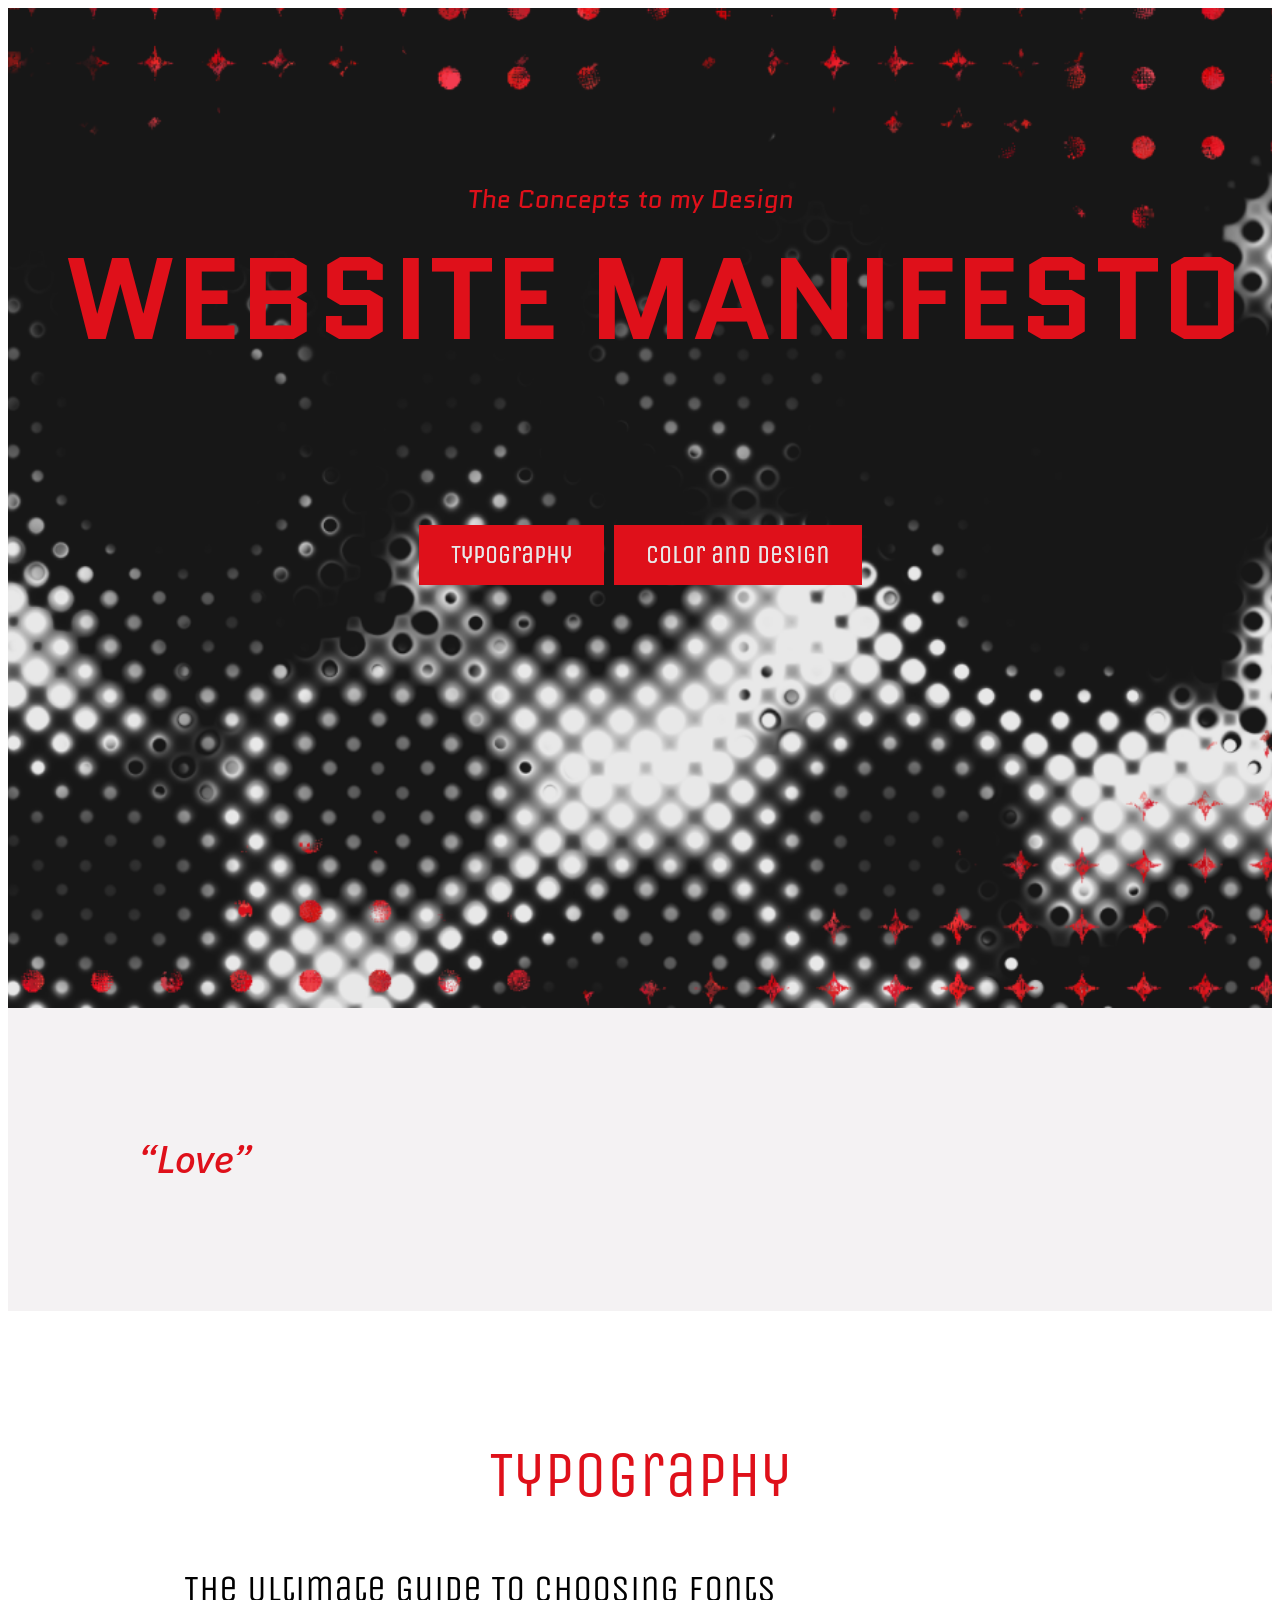
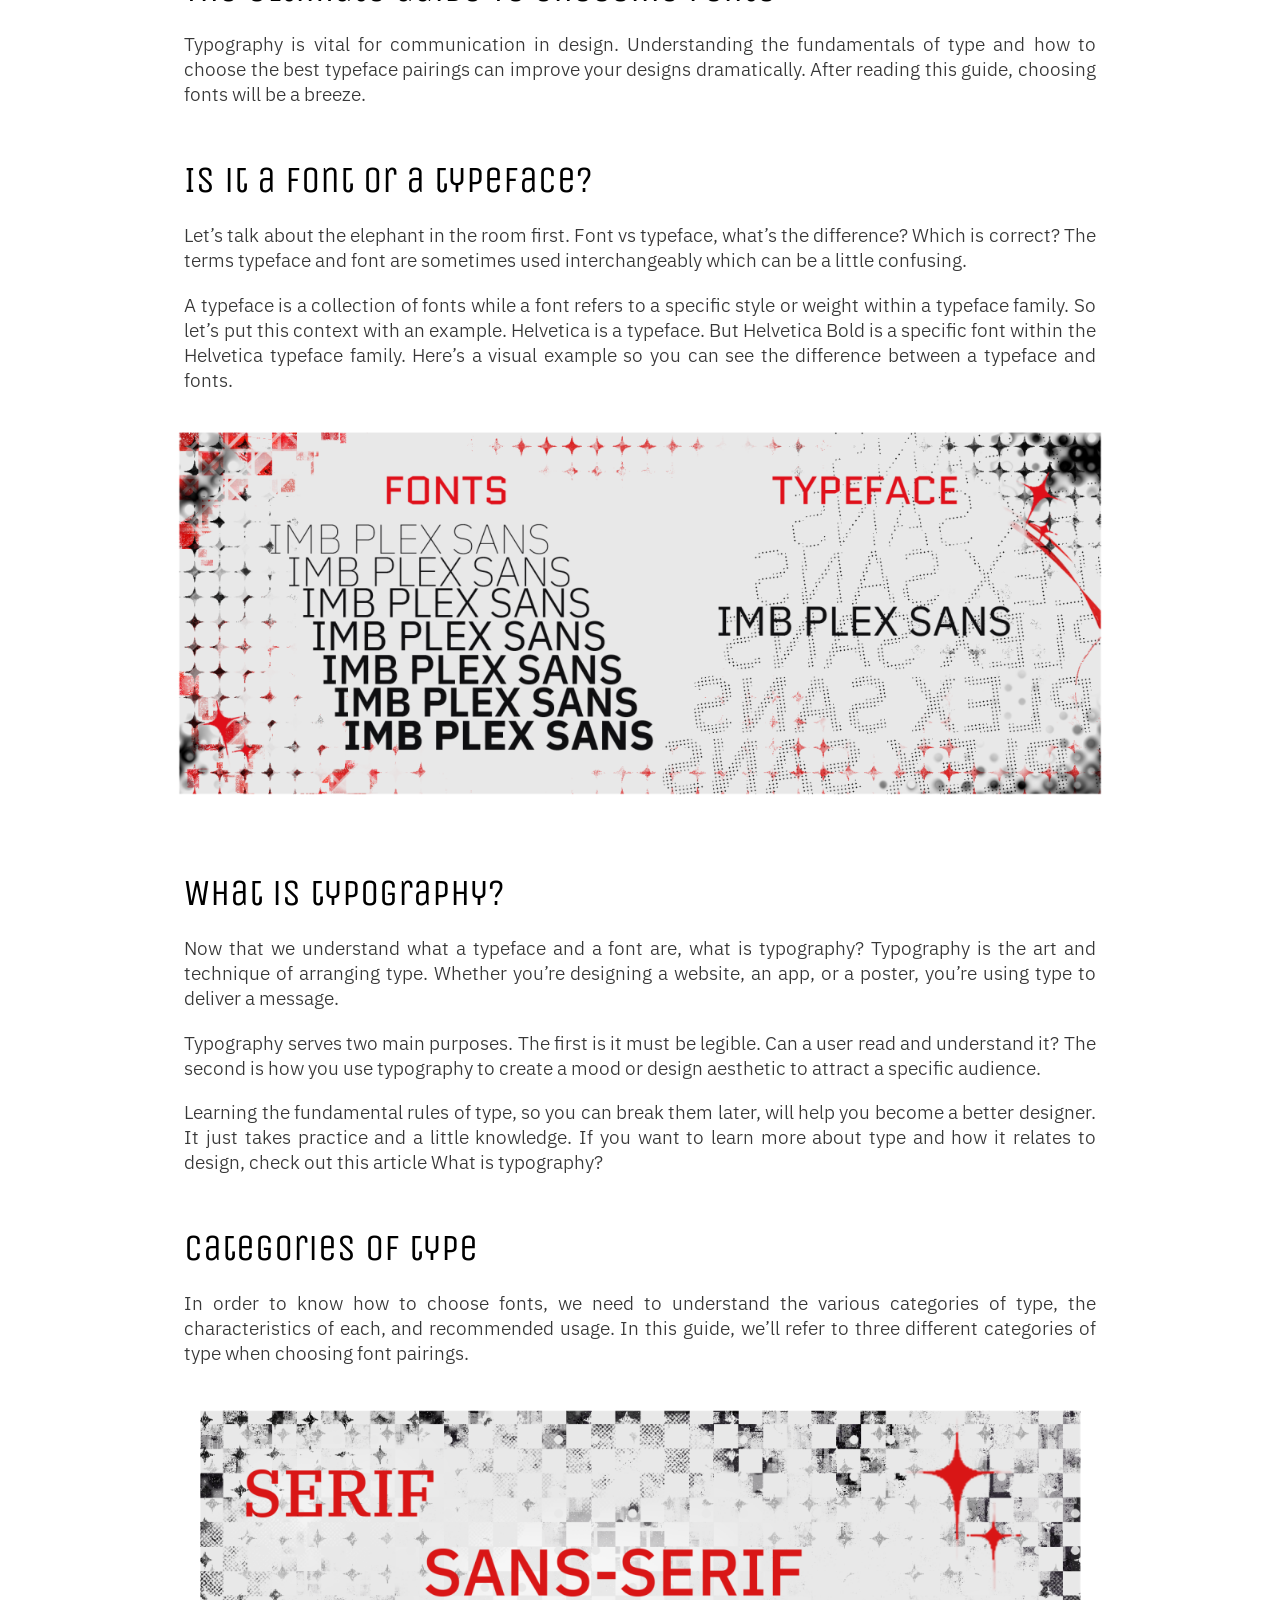
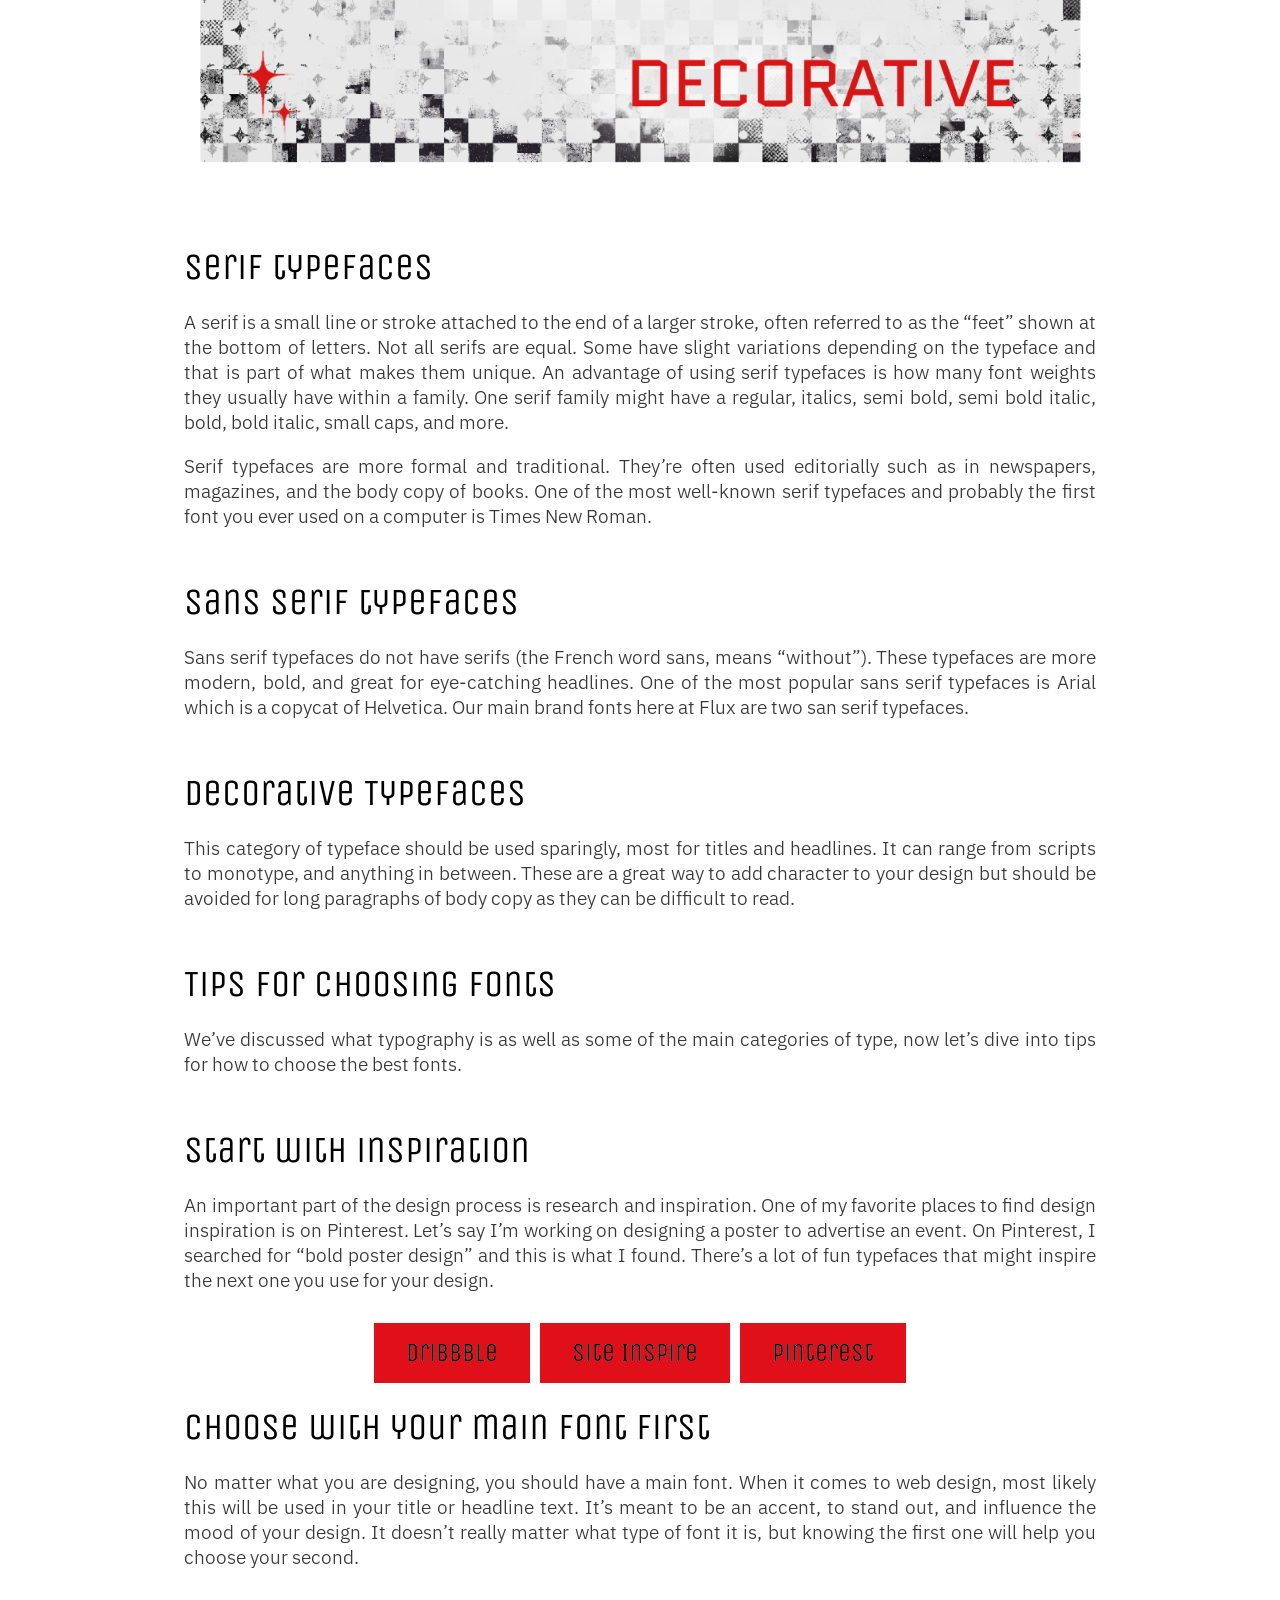
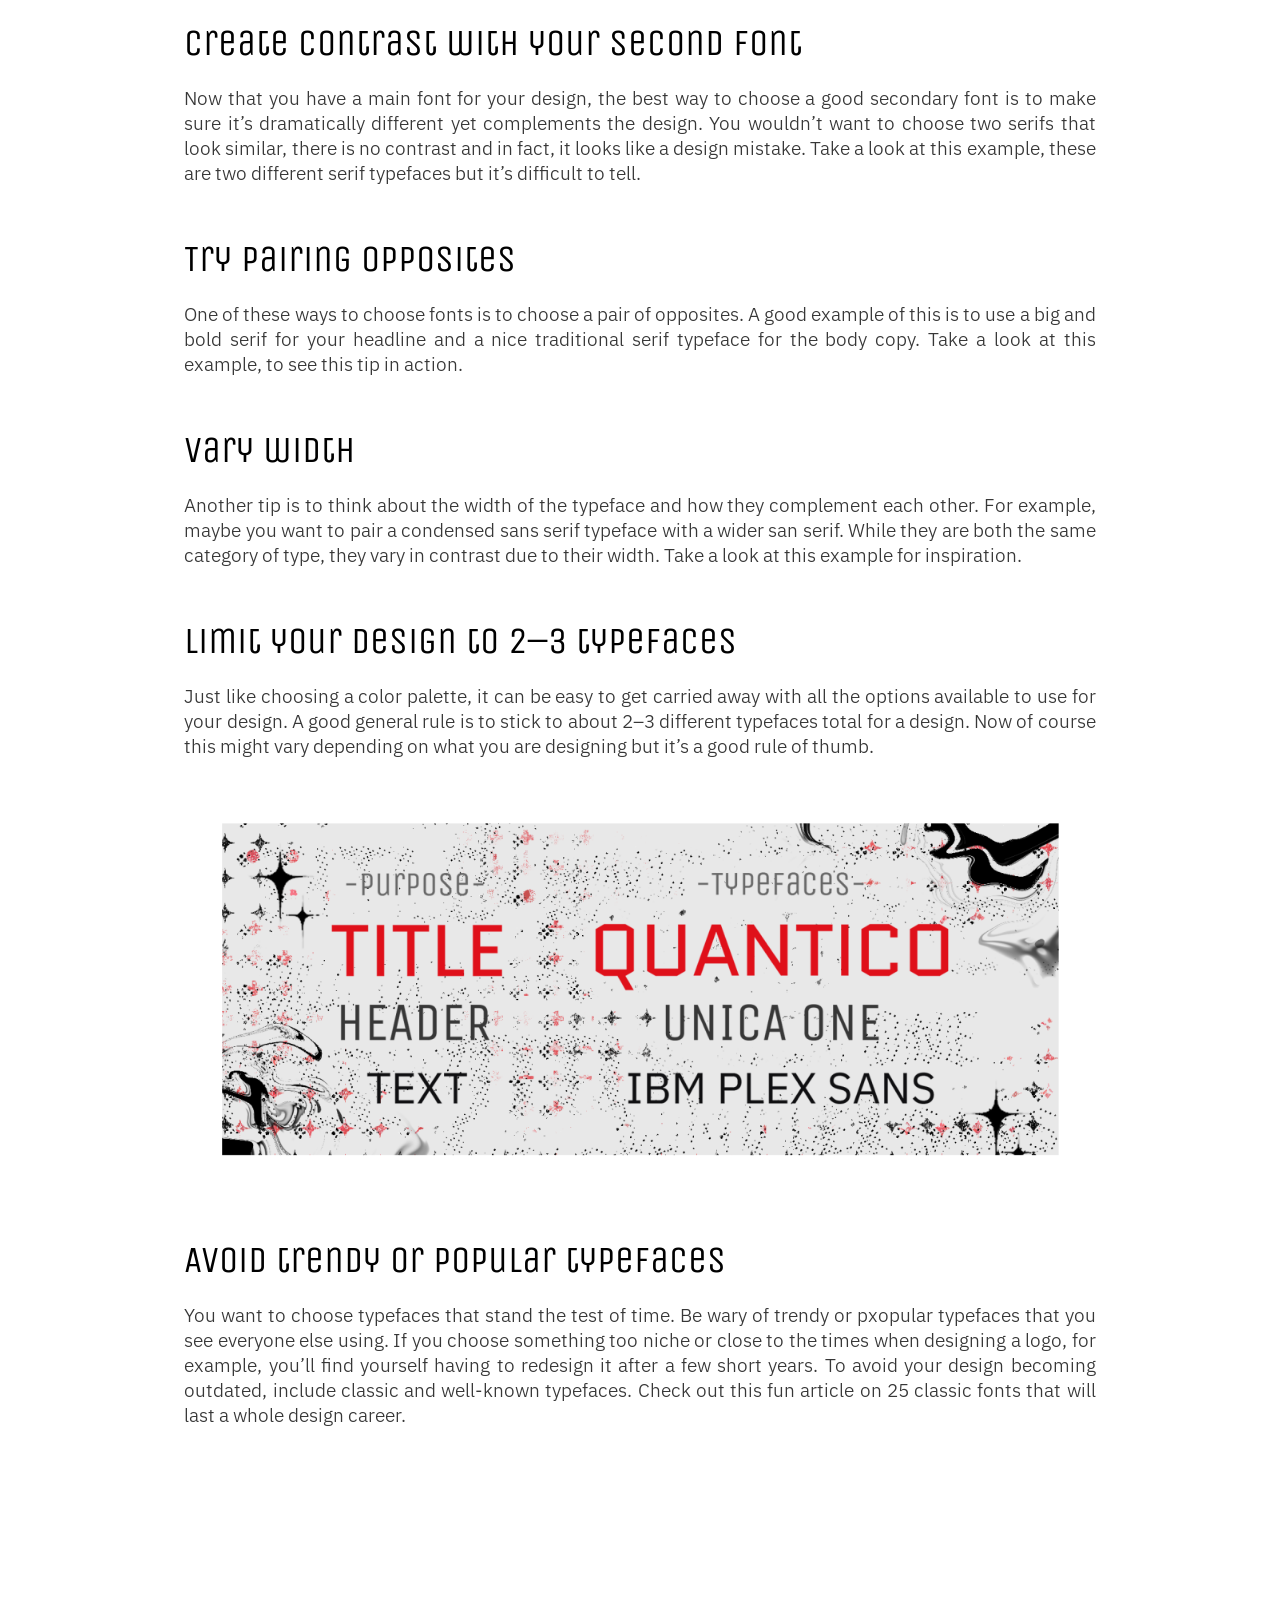
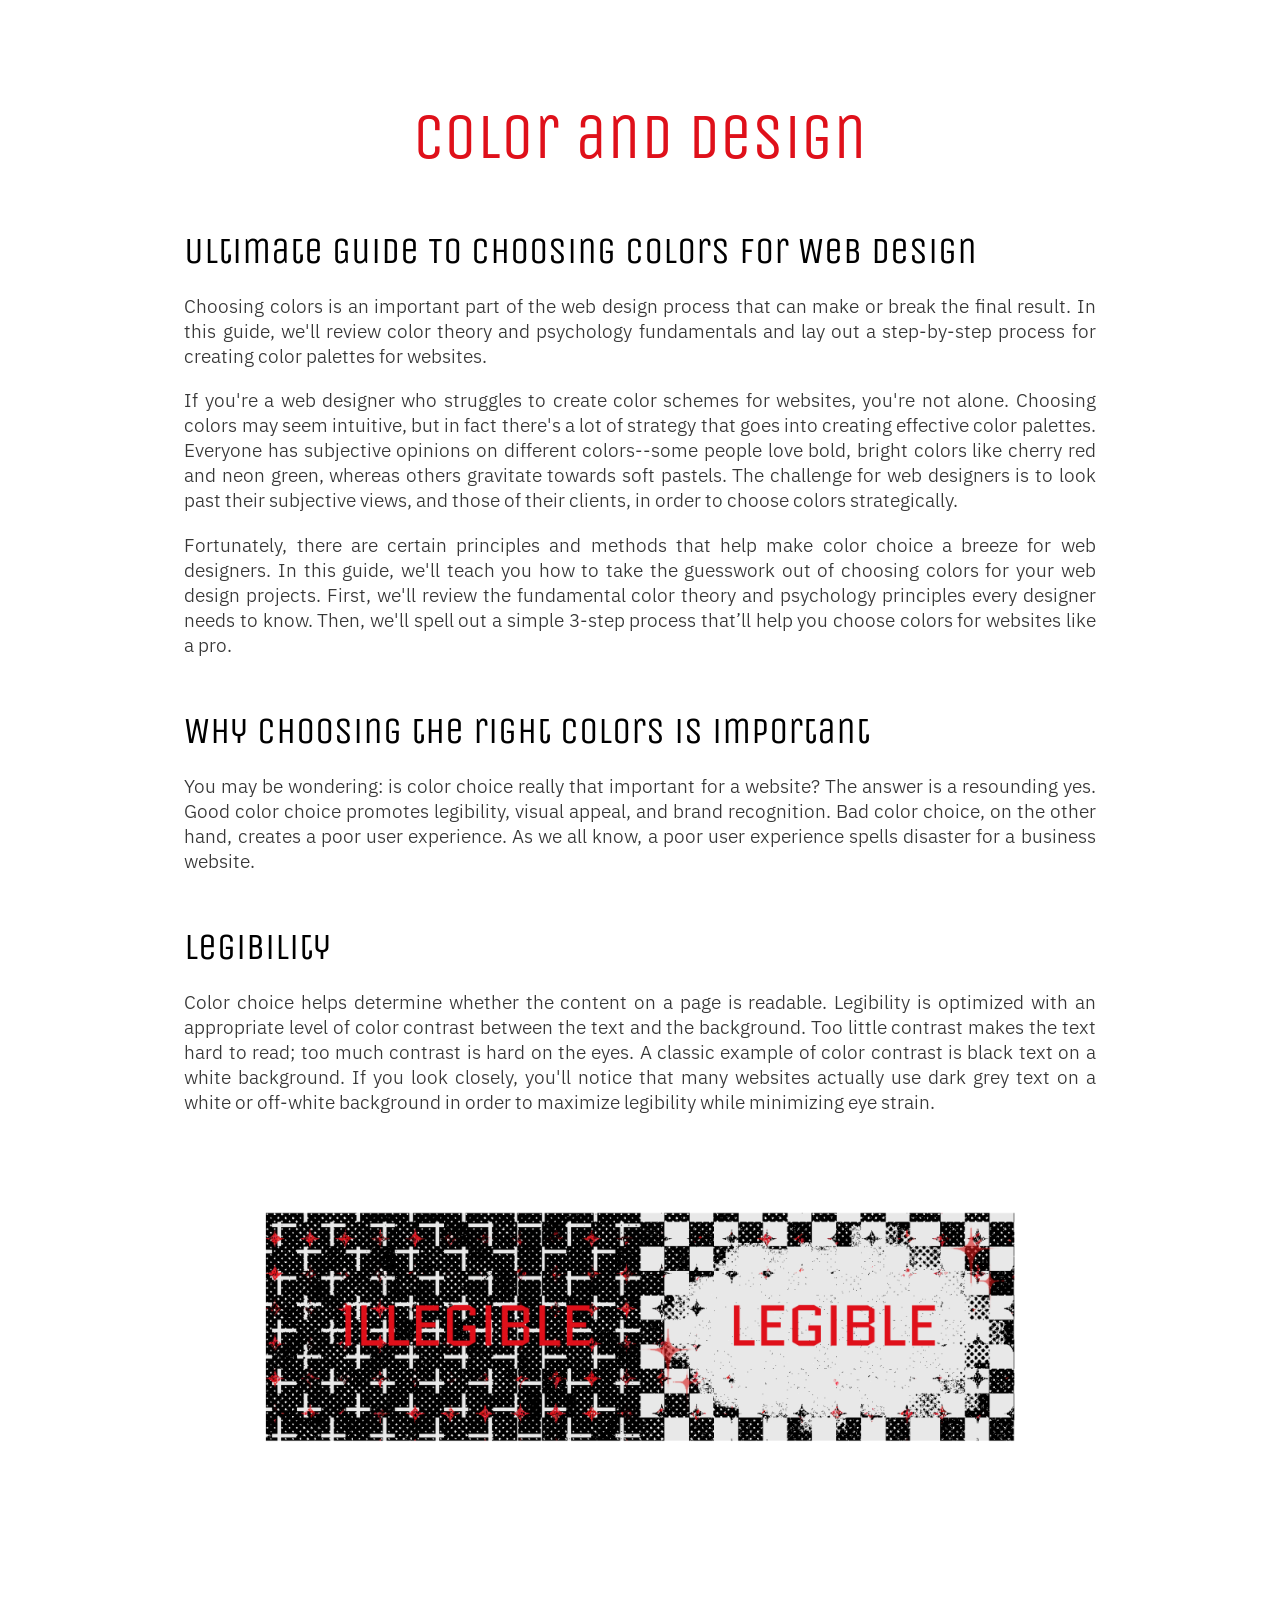
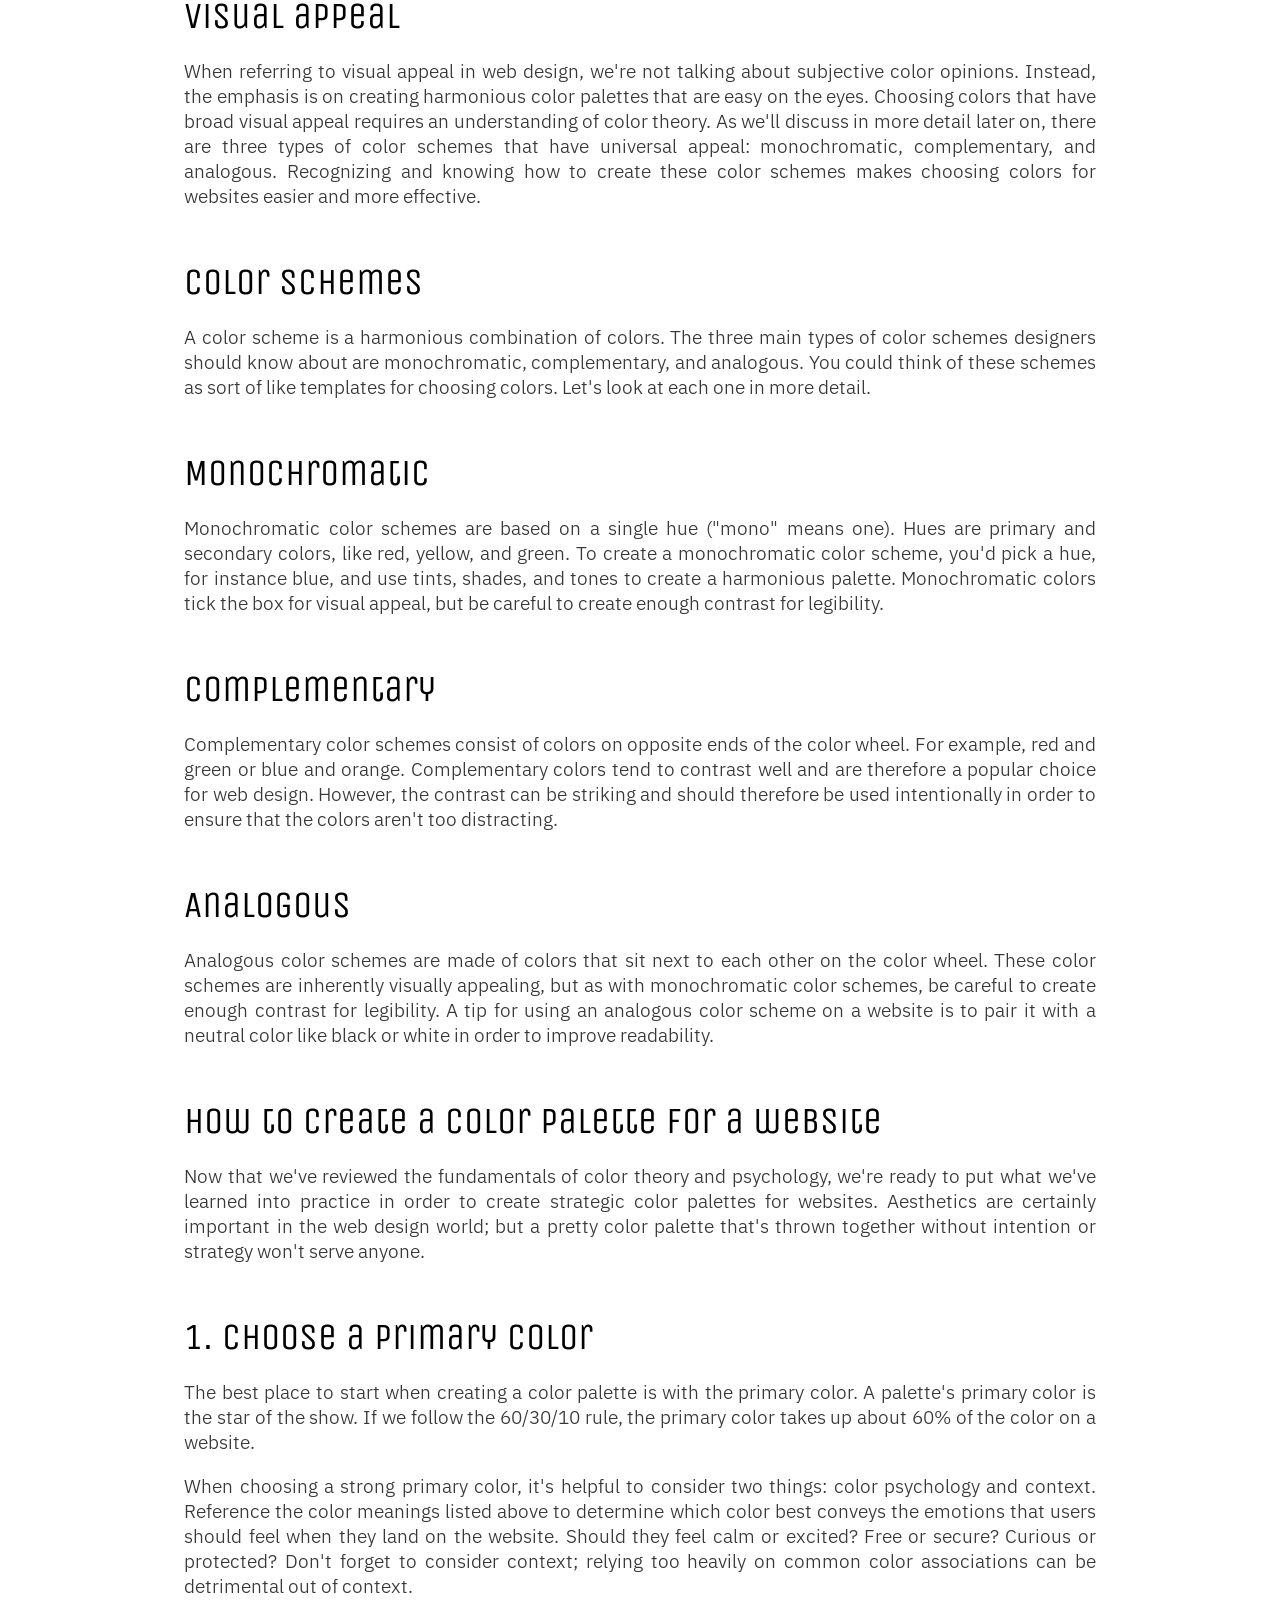
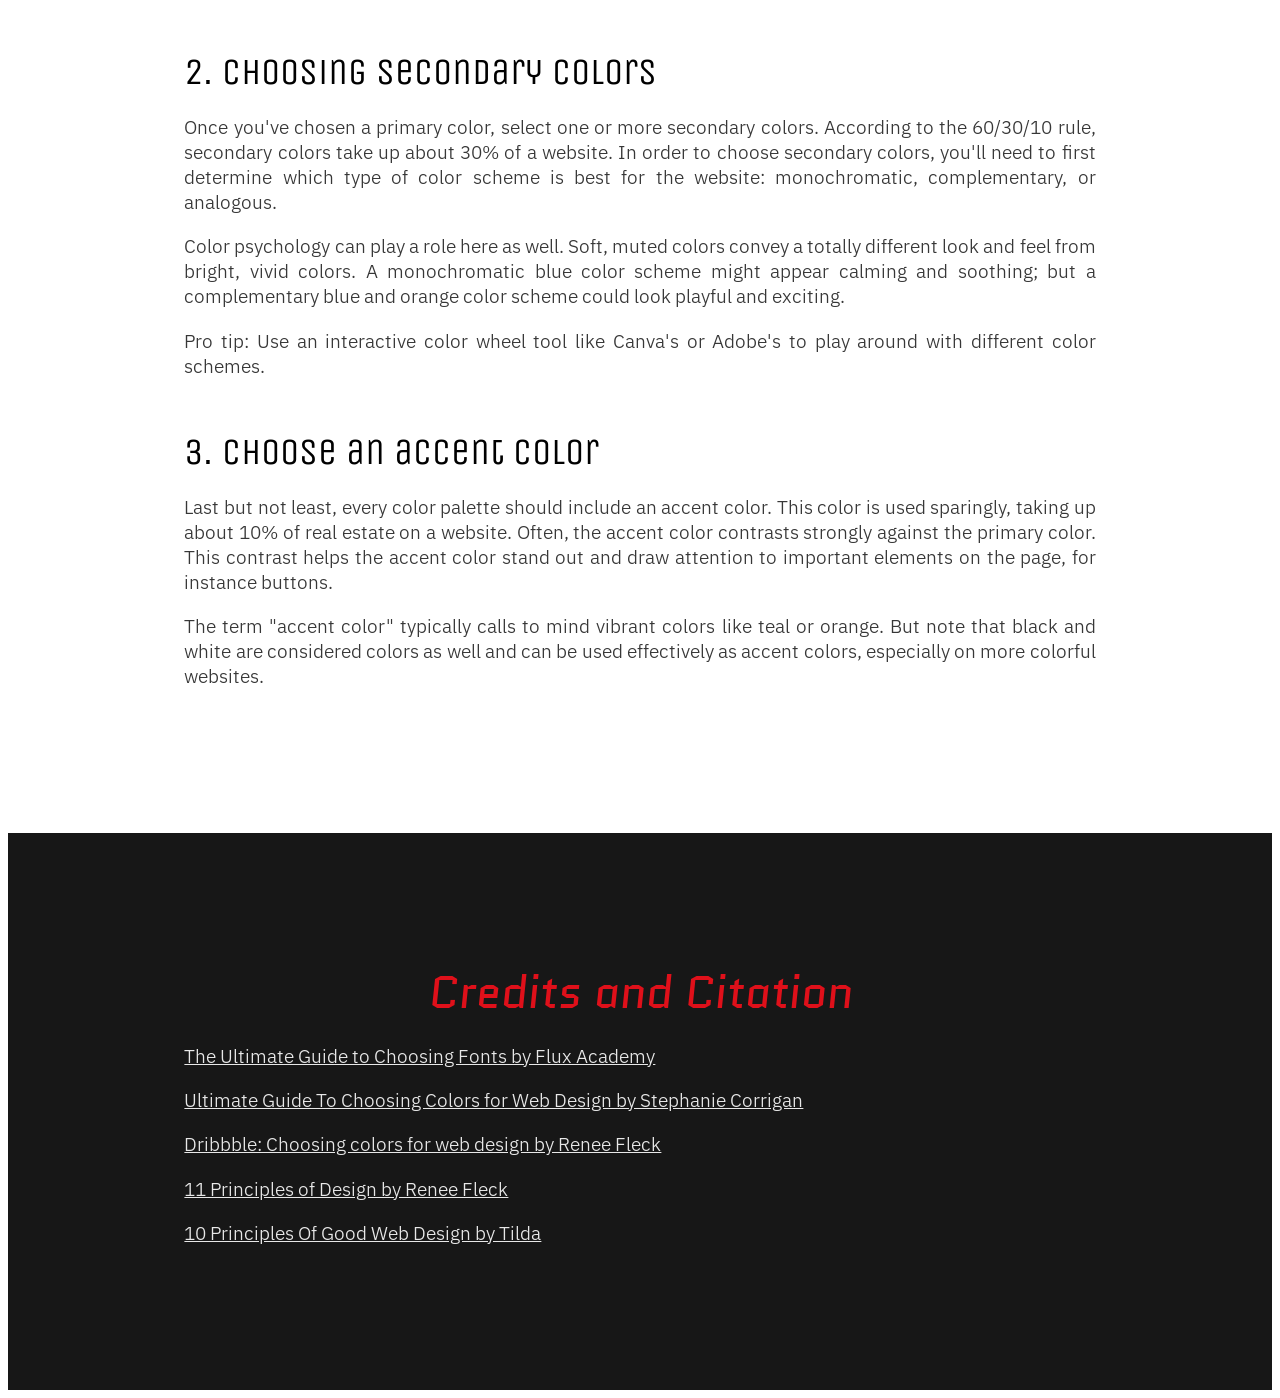
<file: Untitled-1.html>
<!doctype html>
<html>
<head>
<meta charset="utf-8">
<title>WebsiteManifesto</title>
<link href="CSSMANIFESTO.css" rel="stylesheet" type="text/css">
<link rel="preconnect" href="https://fonts.googleapis.com">
<link rel="preconnect" href="https://fonts.gstatic.com" crossorigin>
<link href="https://fonts.googleapis.com/css2?family=IBM+Plex+Sans:ital,wght@0,100..700;1,100..700&family=Quantico:ital,wght@0,400;0,700;1,400;1,700&family=Unica+One&display=swap" rel="stylesheet">
	
	<title>My Website</title>
</head>
<body>
	
	<!--Hero Section-->
<section class="hero">
	<br><br>
	
	<br><br>
	<br><br>
	<br><br>
	
	<table> <tr style="margin-left: 20px; margin-bottom:-200px; height;10%">
		<td align="center">
		</td>
		<td align="center">
	<h3 >The Concepts to my Design</h3>
	<h1 class="forh1" >&nbsp;WEBSITE MANIFESTO</h1>
		</td> 
		<td align="center">
		</td>
		
		</tr>
	</table>

	
<div class="center-box">
	
	
	
	<div class="button">	
	<a href="#typeSection" style="text-decoration: none">Typography</a>
	</div>
		  
		<div class="button">
		 <a href="#colorSection" style="text-decoration: none">Color and Design</a>
	</div>
</div>
	
	<br><br>
	<br><br>
	<br><br>

</section>
	
	
	<section class="quote">
	<section id="quoteSection">
		<q>Love</q>
	</section>
	</section>
	
	
	<!--Typography Section-->
	<section class="typography">
	<section id="typeSection">
		
	<h2>Typography</h2>
	
		
			<h4>The Ultimate Guide To Choosing Fonts</h4>
		<p>Typography is vital for communication in design. Understanding the fundamentals of type and how to choose the best typeface pairings can improve your designs dramatically. After reading this guide, choosing fonts will be a breeze.</p>
		
		<h4>Is it a font or a typeface?</h4>
		<p>Let’s talk about the elephant in the room first. Font vs typeface, what’s the difference? Which is correct? The terms typeface and font are sometimes used interchangeably which can be a little confusing.</p>

<p>A typeface is a collection of fonts while a font refers to a specific style or weight within a typeface family. So let’s put this context with an example. Helvetica is a typeface. But Helvetica Bold is a specific font within the Helvetica typeface family. Here’s a visual example so you can see the difference between a typeface and fonts.
</p>
		
						<img src="IMG/fontsvtype.png" alt="image showing difference in legibility" width="100%"/>

		
		<h4>What is typography?</h4>
		<p>Now that we understand what a typeface and a font are, what is typography? Typography is the art and technique of arranging type. Whether you’re designing a website, an app, or a poster, you’re using type to deliver a message.</p>

<p>Typography serves two main purposes. The first is it must be legible. Can a user read and understand it? The second is how you use typography to create a mood or design aesthetic to attract a specific audience.</p>

<p>Learning the fundamental rules of type, so you can break them later, will help you become a better designer. It just takes practice and a little knowledge. If you want to learn more about type and how it relates to design, check out this article What is typography?
</p>
		
		<h4>Categories of type
</h4>
		<p>In order to know how to choose fonts, we need to understand the various categories of type, the characteristics of each, and recommended usage. In this guide, we’ll refer to three different categories of type when choosing font pairings.

</p>
		<img src="IMG/difftype.png" alt="image showing difference types of font; Serif, Sans-serif, and Decorative " width="100%"/>
		
		<h4>Serif typefaces
</h4>
		<p>A serif is a small line or stroke attached to the end of a larger stroke, often referred to as the “feet” shown at the bottom of letters. Not all serifs are equal. Some have slight variations depending on the typeface and that is part of what makes them unique. An advantage of using serif typefaces is how many font weights they usually have within a family. One serif family might have a regular, italics, semi bold, semi bold italic, bold, bold italic, small caps, and more.

</p>
		<p>Serif typefaces are more formal and traditional. They’re often used editorially such as in newspapers, magazines, and the body copy of books. One of the most well-known serif typefaces and probably the first font you ever used on a computer is Times New Roman.

</p>
		<h4>Sans serif typefaces
</h4>
		<p>Sans serif typefaces do not have serifs (the French word sans, means “without”). These typefaces are more modern, bold, and great for eye-catching headlines. One of the most popular sans serif typefaces is Arial which is a copycat of Helvetica. Our main brand fonts here at Flux are two san serif typefaces.

</p>
		<h4>Decorative Typefaces
</h4>
		<p>This category of typeface should be used sparingly, most for titles and headlines. It can range from scripts to monotype, and anything in between. These are a great way to add character to your design but should be avoided for long paragraphs of body copy as they can be difficult to read.

</p>
		<h4>Tips for choosing fonts
</h4>
		<p>We’ve discussed what typography is as well as some of the main categories of type, now let’s dive into tips for how to choose the best fonts.
</p>
		
		<h4>Start with inspiration
</h4>
		
		<p>An important part of the design process is research and inspiration. One of my favorite places to find design inspiration is on Pinterest. Let’s say I’m working on designing a poster to advertise an event. On Pinterest, I searched for “bold poster design” and this is what I found. There’s a lot of fun typefaces that might inspire the next one you use for your design.
</p>
	
	<div class="center-box">
	<div class="button2">
		 <ab href="https://dribbble.com/tags/web-design" style="text-decoration: none">Dribbble</ab>
	</div>
	
	<div class="button2">
		 <ab href="https://www.siteinspire.com" style="text-decoration: none">Site Inspire</ab>
	</div>
	
	<div class="button2">
		 <ab href="https://www.pinterest.com" style="text-decoration: none">Pinterest</ab>
	</div>
		</div>
	
	
		<h4>Choose with your main font first
</h4>
		<p>No matter what you are designing, you should have a main font. When it comes to web design, most likely this will be used in your title or headline text. It’s meant to be an accent, to stand out, and influence the mood of your design. It doesn’t really matter what type of font it is, but knowing the first one will help you choose your second.
</p>
		<h4>Create contrast with your second font
</h4>
		<p>Now that you have a main font for your design, the best way to choose a good secondary font is to make sure it’s dramatically different yet complements the design. You wouldn’t want to choose two serifs that look similar, there is no contrast and in fact, it looks like a design mistake. Take a look at this example, these are two different serif typefaces but it’s difficult to tell.
</p>
		<h4>Try pairing opposites
</h4>
		<p>One of these ways to choose fonts is to choose a pair of opposites. A good example of this is to use a big and bold serif for your headline and a nice traditional serif typeface for the body copy. Take a look at this example, to see this tip in action.
</p>
		<h4>Vary width
</h4>
		<p>Another tip is to think about the width of the typeface and how they complement each other. For example, maybe you want to pair a condensed sans serif typeface with a wider san serif. While they are both the same category of type, they vary in contrast due to their width. Take a look at this example for inspiration.
</p>
		

		<h4>Limit your design to 2–3 typefaces
</h4>
		<p>Just like choosing a color palette, it can be easy to get carried away with all the options available to use for your design. A good general rule is to stick to about 2–3 different typefaces total for a design. Now of course this might vary depending on what you are designing but it’s a good rule of thumb.
		
</p>
	<img src="IMG/purpose.png" alt="image showing font pairing (Title-Quantico, Header-Unica One, Text-IBM PLEX SANS) " width="100%"/>
	
		<h4>Avoid trendy or popular typefaces
</h4>
		<p>You want to choose typefaces that stand the test of time. Be wary of trendy or pxopular typefaces that you see everyone else using. If you choose something too niche or close to the times when designing a logo, for example, you’ll find yourself having to redesign it after a few short years. To avoid your design becoming outdated, include classic and well-known typefaces. Check out this fun article on 25 classic fonts that will last a whole design career.
</p>

	</section>
		</section>
		<!--Typography Section-->
	<section class="colordesign">
	<section id="colorSection">
		
	<h2>Color and Design</h2>
		<h4>Ultimate Guide To Choosing Colors for Web Design</h4>
		
			<p>Choosing colors is an important part of the web design process that can make or break the final result. In this guide, we'll review color theory and psychology fundamentals and lay out a step-by-step process for creating color palettes for websites.</p>
			<p>If you're a web designer who struggles to create color schemes for websites, you're not alone. Choosing colors may seem intuitive, but in fact there's a lot of strategy that goes into creating effective color palettes. Everyone has subjective opinions on different colors--some people love bold, bright colors like cherry red and neon green, whereas others gravitate towards soft pastels. The challenge for web designers is to look past their subjective views, and those of their clients, in order to choose colors strategically.</p>
		
			<p>Fortunately, there are certain principles and methods that help make color choice a breeze for web designers. In this guide, we'll teach you how to take the guesswork out of choosing colors for your web design projects. First, we'll review the fundamental color theory and psychology principles every designer needs to know. Then, we'll spell out a simple 3-step process that’ll help you choose colors for websites like a pro.</p>
				
		<h4>Why choosing the right colors is important</h4>
		
			<p>You may be wondering: is color choice really that important for a website? The answer is a resounding yes. Good color choice promotes legibility, visual appeal, and brand recognition. Bad color choice, on the other hand, creates a poor user experience. As we all know, a poor user experience spells disaster for a business website.</p>
		
		<h4>Legibility</h4>
		
			<p>Color choice helps determine whether the content on a page is readable. Legibility is optimized with an appropriate level of color contrast between the text and the background. Too little contrast makes the text hard to read; too much contrast is hard on the eyes. A classic example of color contrast is black text on a white background. If you look closely, you'll notice that many websites actually use dark grey text on a white or off-white background in order to maximize legibility while minimizing eye strain.</p>
		
				<img src="IMG/legibility.png" alt="image showing difference in legibility" width="100%"/>
	
		
		<h4>Visual appeal</h4>
			<p>When referring to visual appeal in web design, we're not talking about subjective color opinions. Instead, the emphasis is on creating harmonious color palettes that are easy on the eyes. Choosing colors that have broad visual appeal requires an understanding of color theory. As we'll discuss in more detail later on, there are three types of color schemes that have universal appeal: monochromatic, complementary, and analogous. Recognizing and knowing how to create these color schemes makes choosing colors for websites easier and more effective.</p>
		
		
		<h4>Color schemes
</h4>
		<p>A color scheme is a harmonious combination of colors. The three main types of color schemes designers should know about are monochromatic, complementary, and analogous. You could think of these schemes as sort of like templates for choosing colors. Let's look at each one in more detail.
</p>
		<h4>Monochromatic</h4>
		<p>Monochromatic color schemes are based on a single hue ("mono" means one). Hues are primary and secondary colors, like red, yellow, and green. To create a monochromatic color scheme, you'd pick a hue, for instance blue, and use tints, shades, and tones to create a harmonious palette. Monochromatic colors tick the box for visual appeal, but be careful to create enough contrast for legibility.
</p>
		
		<h4>Complementary</h4>
		<p>Complementary color schemes consist of colors on opposite ends of the color wheel. For example, red and green or blue and orange. Complementary colors tend to contrast well and are therefore a popular choice for web design. However, the contrast can be striking and should therefore be used intentionally in order to ensure that the colors aren't too distracting.
</p>
		
		<h4>Analogous</h4>
		<p>Analogous color schemes are made of colors that sit next to each other on the color wheel. These color schemes are inherently visually appealing, but as with monochromatic color schemes, be careful to create enough contrast for legibility. A tip for using an analogous color scheme on a website is to pair it with a neutral color like black or white in order to improve readability.
</p>

	
		<h4>How to create a color palette for a website
</h4>
		<p>Now that we've reviewed the fundamentals of color theory and psychology, we're ready to put what we've learned into practice in order to create strategic color palettes for websites. Aesthetics are certainly important in the web design world; but a pretty color palette that's thrown together without intention or strategy won't serve anyone.
</p>
		

		<h4>1. Choose a primary color</h4>
		<p>The best place to start when creating a color palette is with the primary color. A palette's primary color is the star of the show. If we follow the 60/30/10 rule, the primary color takes up about 60% of the color on a website.
</p>
		<p>When choosing a strong primary color, it's helpful to consider two things: color psychology and context. Reference the color meanings listed above to determine which color best conveys the emotions that users should feel when they land on the website. Should they feel calm or excited? Free or secure? Curious or protected? Don't forget to consider context; relying too heavily on common color associations can be detrimental out of context.
		
</p>
		
		
		<h4>2. Choosing secondary colors
</h4>
		<p>Once you've chosen a primary color, select one or more secondary colors. According to the 60/30/10 rule, secondary colors take up about 30% of a website. In order to choose secondary colors, you'll need to first determine which type of color scheme is best for the website: monochromatic, complementary, or analogous.
</p>
		<p>Color psychology can play a role here as well. Soft, muted colors convey a totally different look and feel from bright, vivid colors. A monochromatic blue color scheme might appear calming and soothing; but a complementary blue and orange color scheme could look playful and exciting.
</p>
		<p>Pro tip: Use an interactive color wheel tool like <ac href="https://www.canva.com/colors/color-palette-generator/">Canva's</ac> or <ac href="https://color.adobe.com">Adobe's</ac> to play around with different color schemes.
</p>
		
		<h4>3. Choose an accent color
</h4>
		<p>Last but not least, every color palette should include an accent color. This color is used sparingly, taking up about 10% of real estate on a website. Often, the accent color contrasts strongly against the primary color. This contrast helps the accent color stand out and draw attention to important elements on the page, for instance buttons.
</p>
		<p>The term "accent color" typically calls to mind vibrant colors like teal or orange. But note that black and white are considered colors as well and can be used effectively as accent colors, especially on more colorful websites.
</p>


		
		
		
		</section>
	</section>
	
	<section class="footer">
	<footer>
		<fh3>Credits and Citation</fh3>
		
  		<p> <a href="https://www.flux-academy.com/blog/the-ultimate-guide-to-choosing-fonts"target="_blank">The Ultimate Guide to Choosing Fonts by Flux Academy</a>  </p>
		
  		<p>	<a href="https://www.flux-academy.com/blog/ultimate-guide-to-choosing-colors-for-web-design"target="_blank">Ultimate Guide To Choosing Colors for Web Design by Stephanie Corrigan</a> </p>
			
 		<p>	<a href="https://dribbble.com/stories/2018/12/19/choosing-colors-for-web-design-a-practical-ui-color-application-guide"target="_blank">Dribbble: Choosing colors for web design by Renee Fleck</a> </p>
				
		<p>	<a href="https://dribbble.com/resources/education/principles-of-design"target="_blank">11 Principles of Design by Renee Fleck</a> </p>
		
		<p>	<a href="https://tilda.education/en/web-design-principles"target="_blank">10 Principles Of Good Web Design by Tilda</a> </p>
		

	</footer>
	</section>
	
</body>
</html>
</file>
<file: CSSMANIFESTO.css>
@charset "utf-8";

.hero {
	background-image: url("IMG/Herobg.png");
	background-size:cover;
	background-position: center center;
	background-repeat: no-repeat;
	width: 100%;
	height: 1000px;	
	align: center;
}

.forh1{
  font-family: "Quantico", sans-serif;
  font-weight: 800;
  font-style: normal;
	font-size: 9vw;
	color:#DF101A;
	text-align: center;
	margin-top: 0;
	margin-left: auto;
	padding-left:20px; 
}

h2{
  font-family: "Unica One", sans-serif;
  font-weight: 400;
  font-style: normal;
	font-size: 5vw;
	color:#DF101A;
	text-align:center;
	margin-top:0;
}

h3{
  font-family: "Quantico", sans-serif;
  font-weight: 400;
  font-style: italic;
	font-size: 2vw;
	color:#DF101A;
	text-align:bottom;
	margin-bottom:0;
	
	
}
fh3{
  font-family: "Quantico", sans-serif;
  font-weight: 400;
  font-style: italic;
	font-size: 3.5vw;
	color:#DF101A;
	text-align:bottom;
	margin-bottom:0;
	
	
}

h4{ font-family: "Unica One", sans-serif;
  font-weight: 400;
  font-style: normal;
	font-size: 3vw;
	color:#000000;
	padding-right: 45px;
	padding-left: 50px;
	margin-bottom: 20px;
	}

h5{ font-family: "Unica One", sans-serif;
  font-weight: 400;
  font-style: normal;
	font-size: 3vw;
	color:#DF101A;
	}
figcaption{ font-family: 'IBM Plex Sans';
  font-weight: 250;
  font-style: italic;
	font-size: 1.5vw;
	color:#373737;
	text-align:right;	
	padding-right: 50px;
	padding-left: 50px;

}

p{ font-family: 'IBM Plex Sans';
  font-weight: 350;
  font-style: normal;
	font-size: 1.5vw;
	color:#373737;
	text-align:justify;	
	padding-right: 50px;
	padding-left: 50px;
}

p1{ font-family: 'IBM Plex Sans';
  font-weight: 400;
  font-style: normal;
	font-size: 1.5vw;
	color:#373737;
	text-align:right;	
	padding: 4px;
}
q { font-family: 'IBM Plex Sans';
  font-weight: 500;
  font-style:italic;
	font-size: 3vw;
	color:#DF101A;
	text-align:justify;	
	padding: 4px;
}

h6{ font-family: "Unica One", sans-serif;
  font-weight: 400;
  font-style: normal;
	font-size: 3vw;
	color:#E8E8E8;
	text-align:center;
	padding-top: 0px;

	}

p2{ font-family: 'IBM Plex Sans';
  font-weight: 350;
  font-style: normal;
	font-size: 1.5vw;
	color:#E8E8E8;
	text-align:justify;	
	padding-right: 25px;
	padding-left: 25px;
}






.quote{
	background-color:#F4F2F3;
	padding:10%;
}


.typography{
	background-image:url("IMG/Typebg.png");
background-attachment:fixed;
	background-size: cover;
	
	background-color:#D6D6D6;
	padding:10%;
}
.colordesign{
	background-image:url("IMG/colorbg.png");
background-attachment:fixed;
	background-size: cover;
	background-color:#F4F2F3;
	padding:10%;
}

.footer{
	background-color:#171717;
	padding:10%;
	text-align: center;
	text-size: 6vw;
}


.button {
font-family: "Unica One", sans-serif;
  font-weight: 400;
  font-style: normal;
	font-size: 2vw;
	align:center;
	background-color: #DF101A;
  border: none;
  padding: 15px 32px;
  text-align: center;
  text-decoration: none;
  display: inline-block;
  margin: 4px 5px;
  cursor: pointer;
	text-shadow: 0px 0px #E8E8E8;
	
}

.button:hover{
	color: #Df101A;
	background-color: #000000;
	text-decoration: none;
}

a { 
	color:#E8E8E8
}
a:hover{
	color:#DF101A
}

.button2 {
font-family: "Unica One", sans-serif;
  font-weight: 400;
  font-style: normal;
	font-size: 2vw;
	align:center;
	background-color: #DF101A;
  border: none;
  padding: 15px 32px;
  text-align: center;
  text-decoration: none;
  display: inline-block;
  margin: -5px 5px;
  cursor: pointer;
	text-shadow: 0px 0px #E8E8E8;
}


.button2:hover{
	color: #Df101A;
	background-color: #000000;
	text-decoration: none;
}



.special-link  {
  color:#DF101A;
  text-decoration: underline;
  font-weight: normal;
font-style: italic;
	
}

.special-link:hover {
  color: #373737;

}



.center-box{
	display:flex;
	justify-content:center;
	align-items: center;
	height: 0vh;
	margin-top: 6%;
	
}



ul.topnav {
  list-style-type: none;
  margin: 0;
  padding: 0;
  overflow: hidden;
  background-color: #333;
}

ul.topnav li {float: left;}

ul.topnav li a {
  display: block;
  color: white;
  text-align: center;
  padding: 14px 16px;
  text-decoration: none;
}

ul.topnav li a:hover:not(.active) {background-color: #111;}

ul.topnav li a.active {background-color: #04AA6D;}

ul.topnav li.right {float: right;}
</file>
